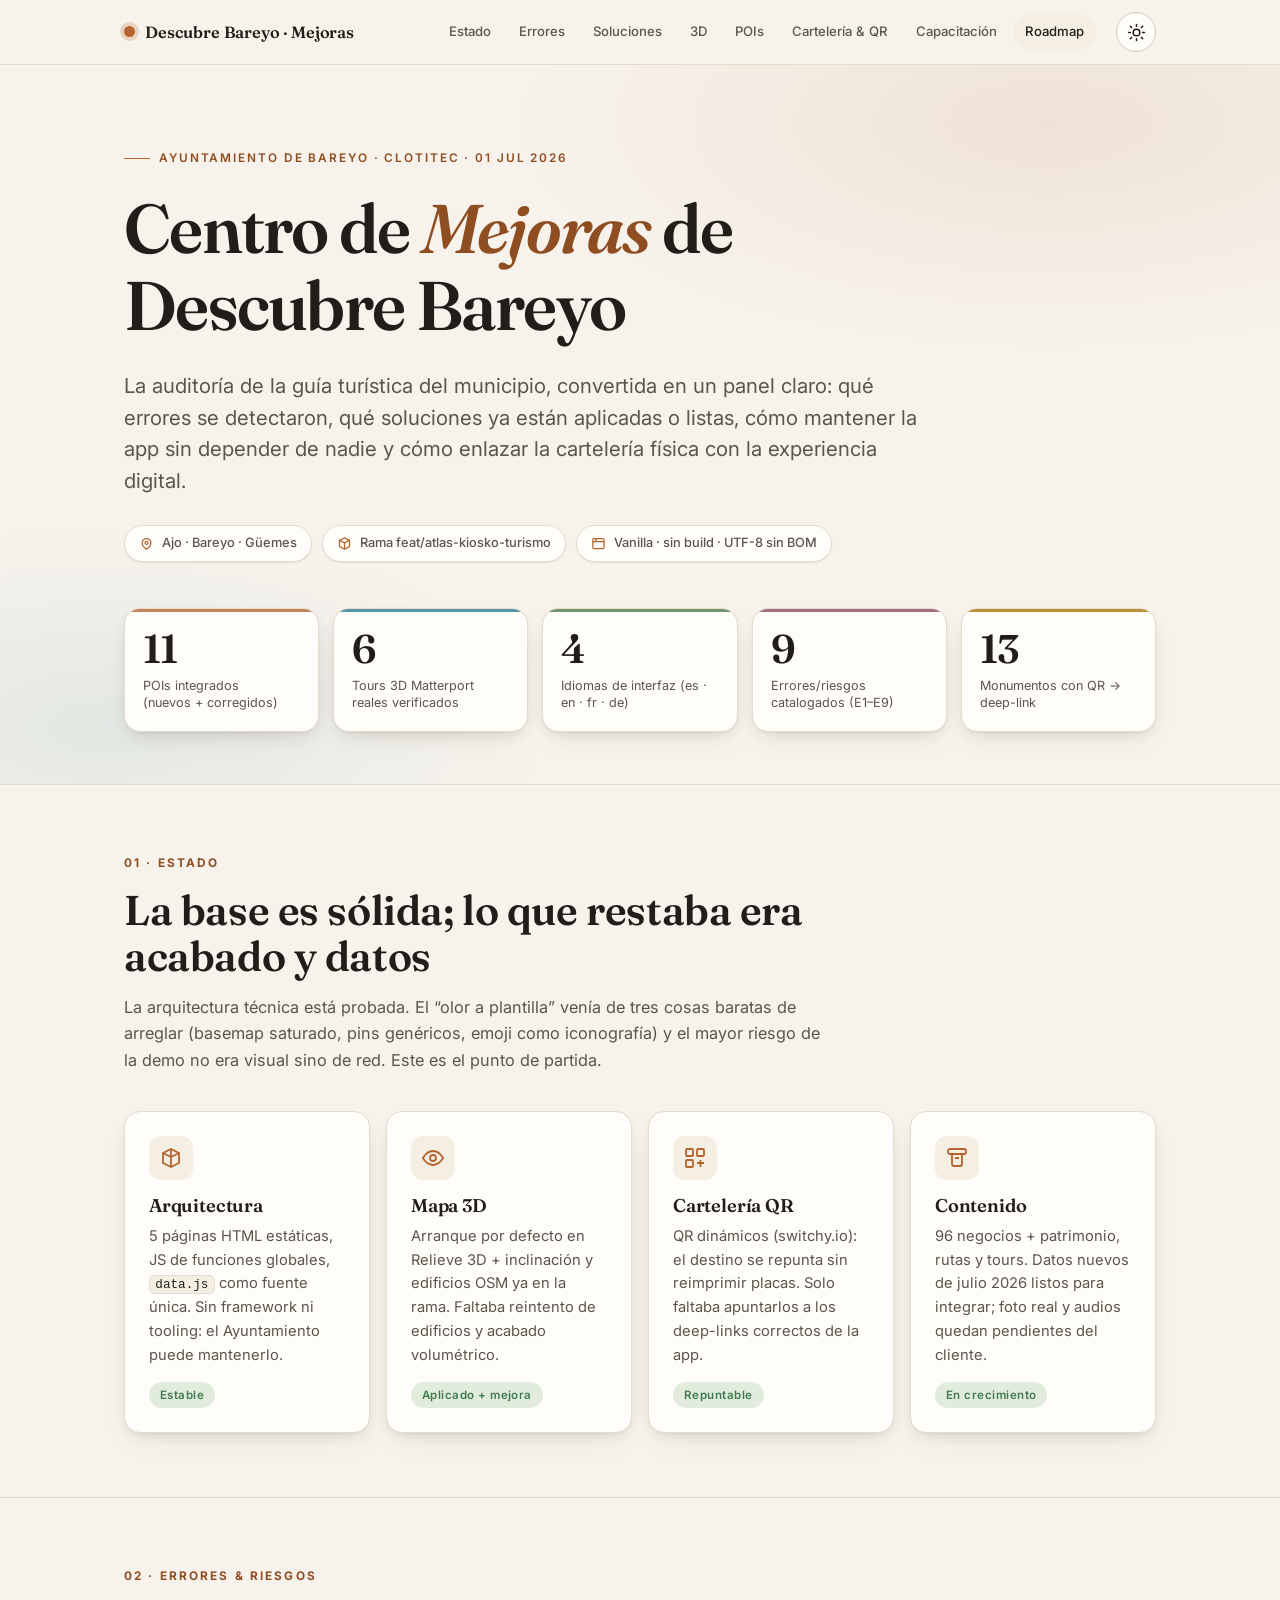
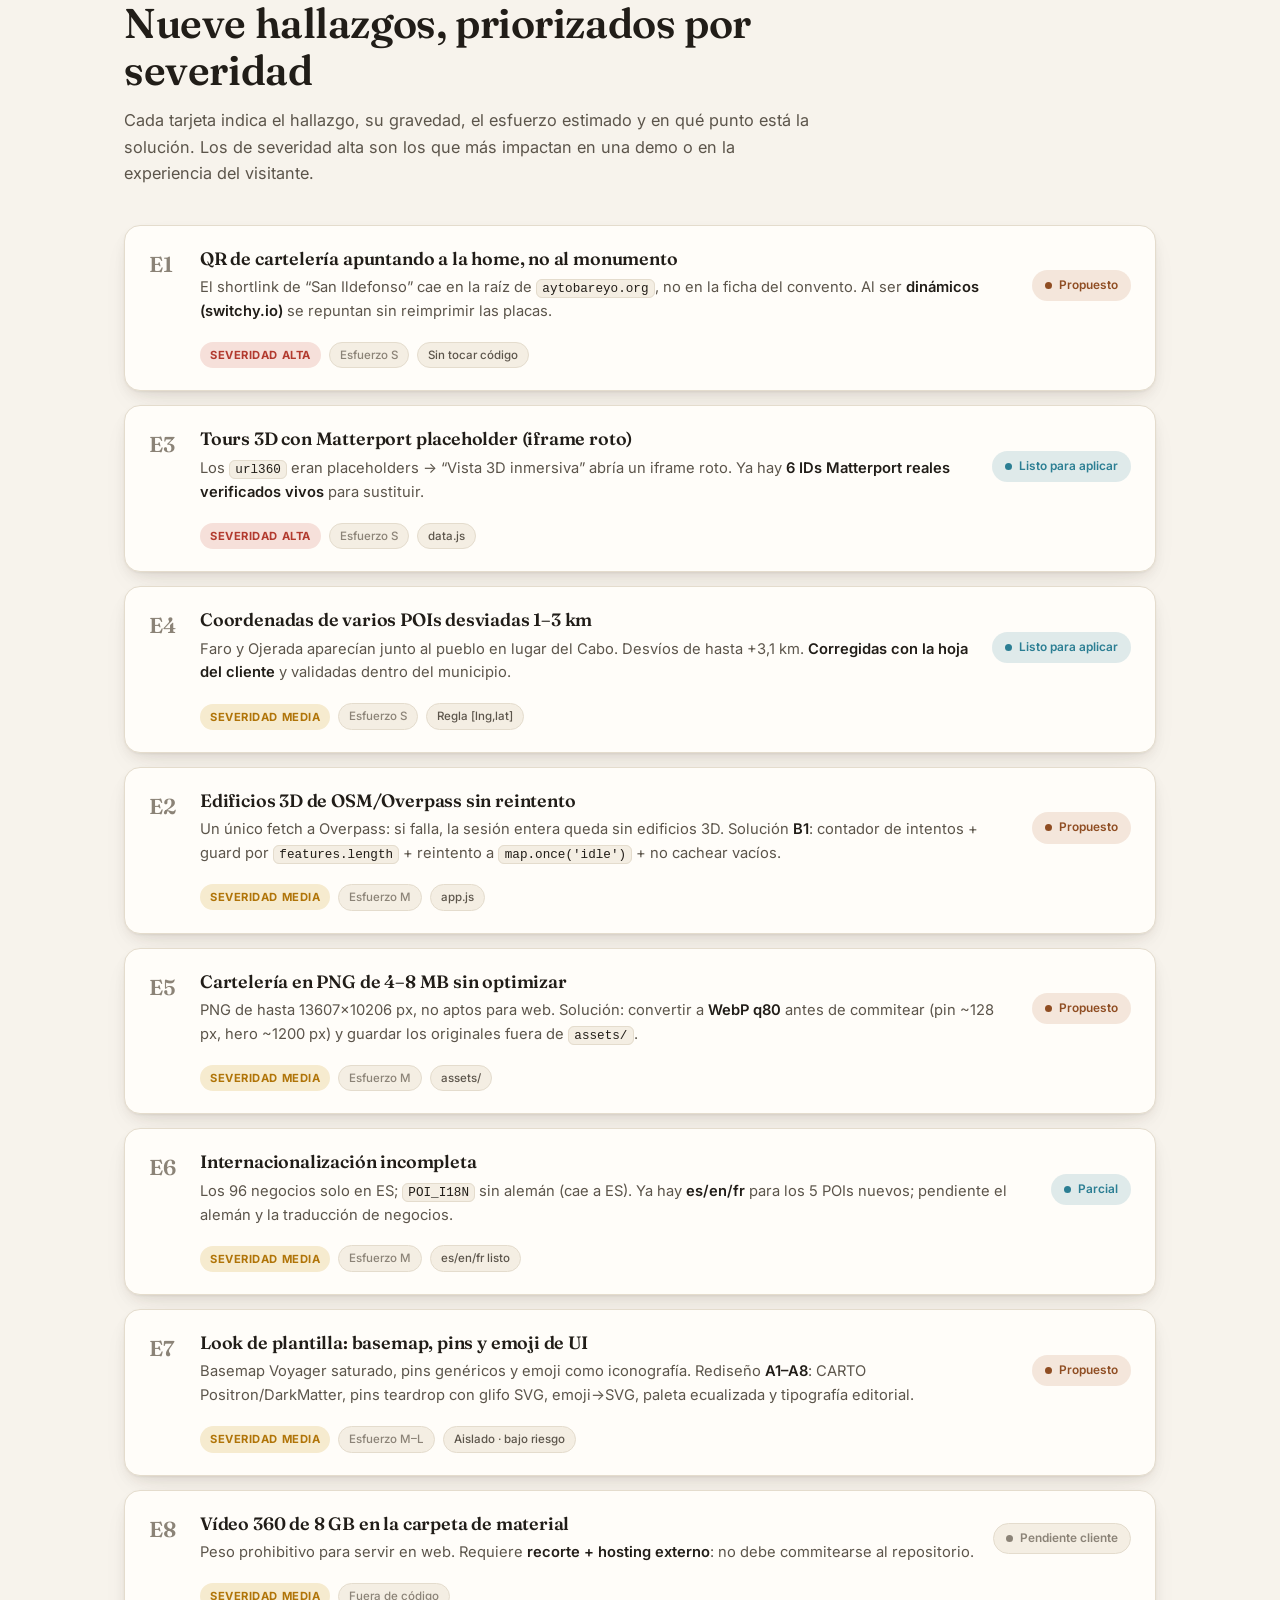
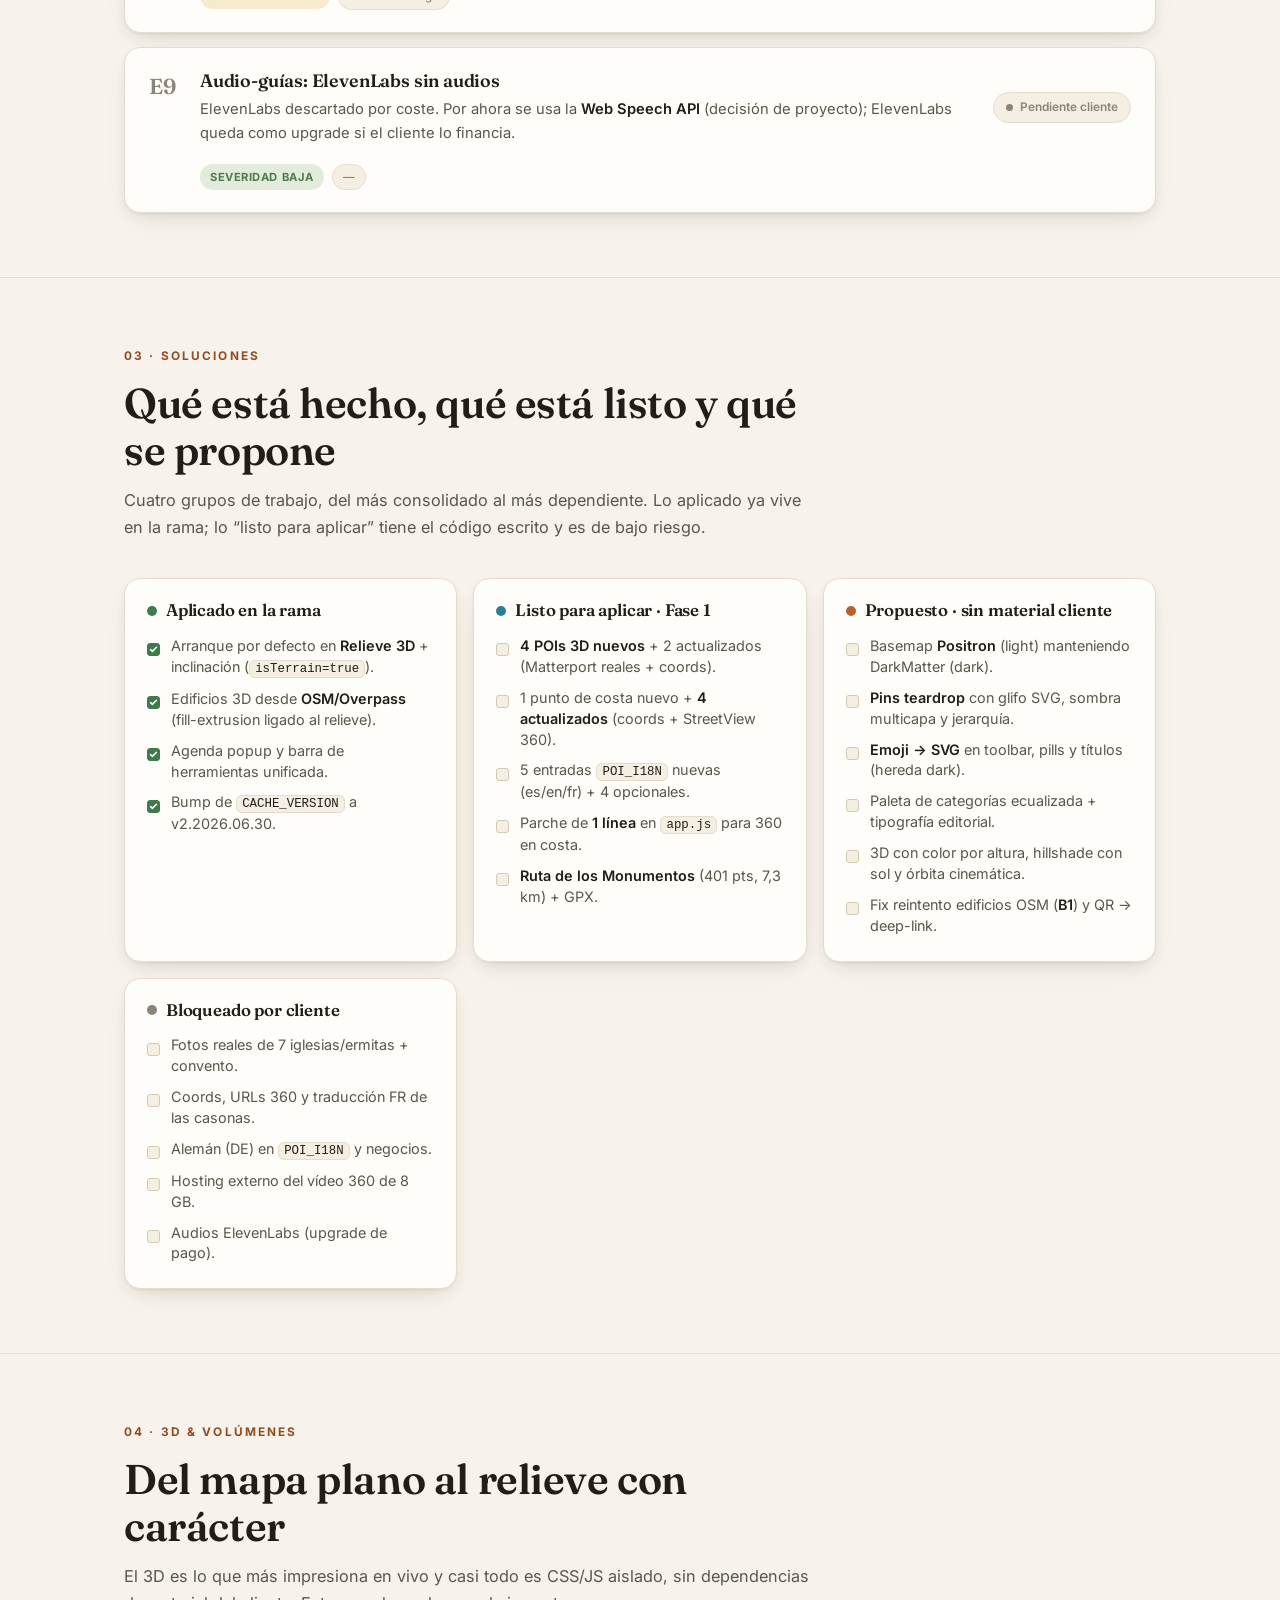
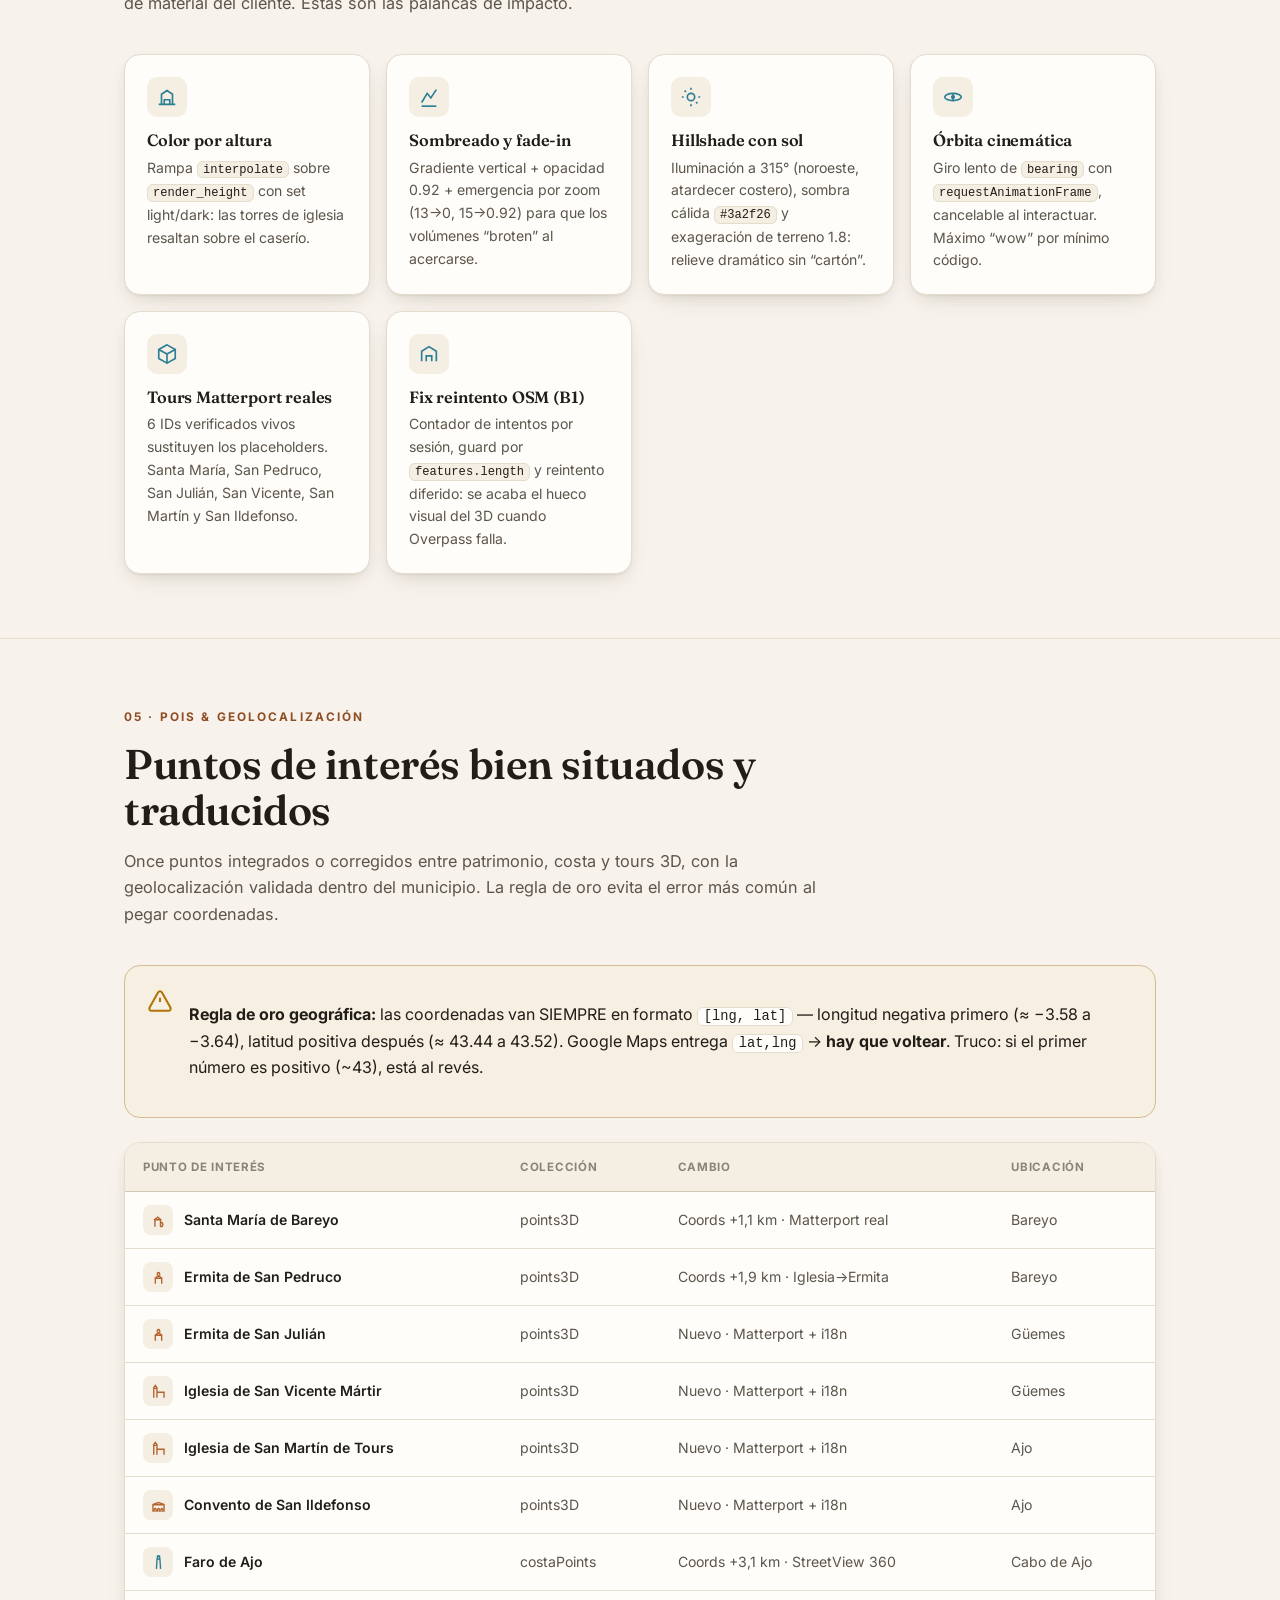
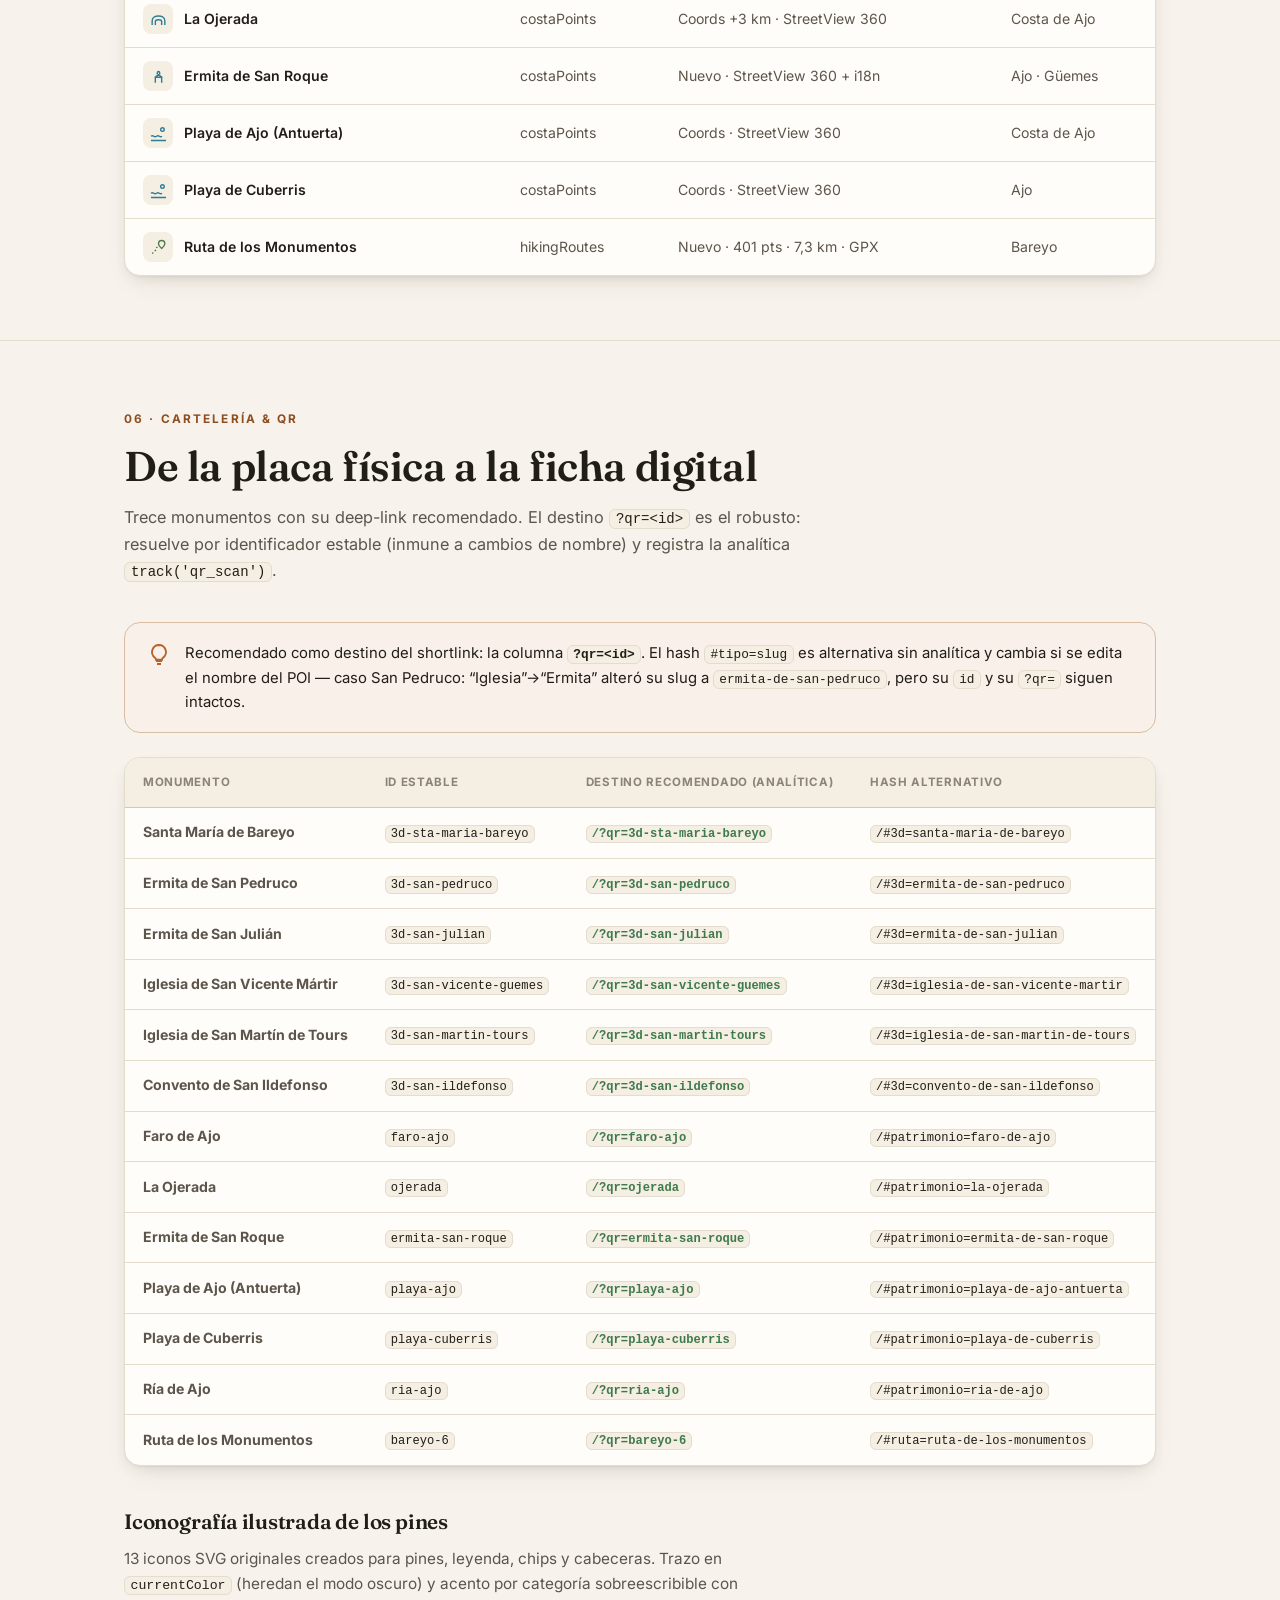
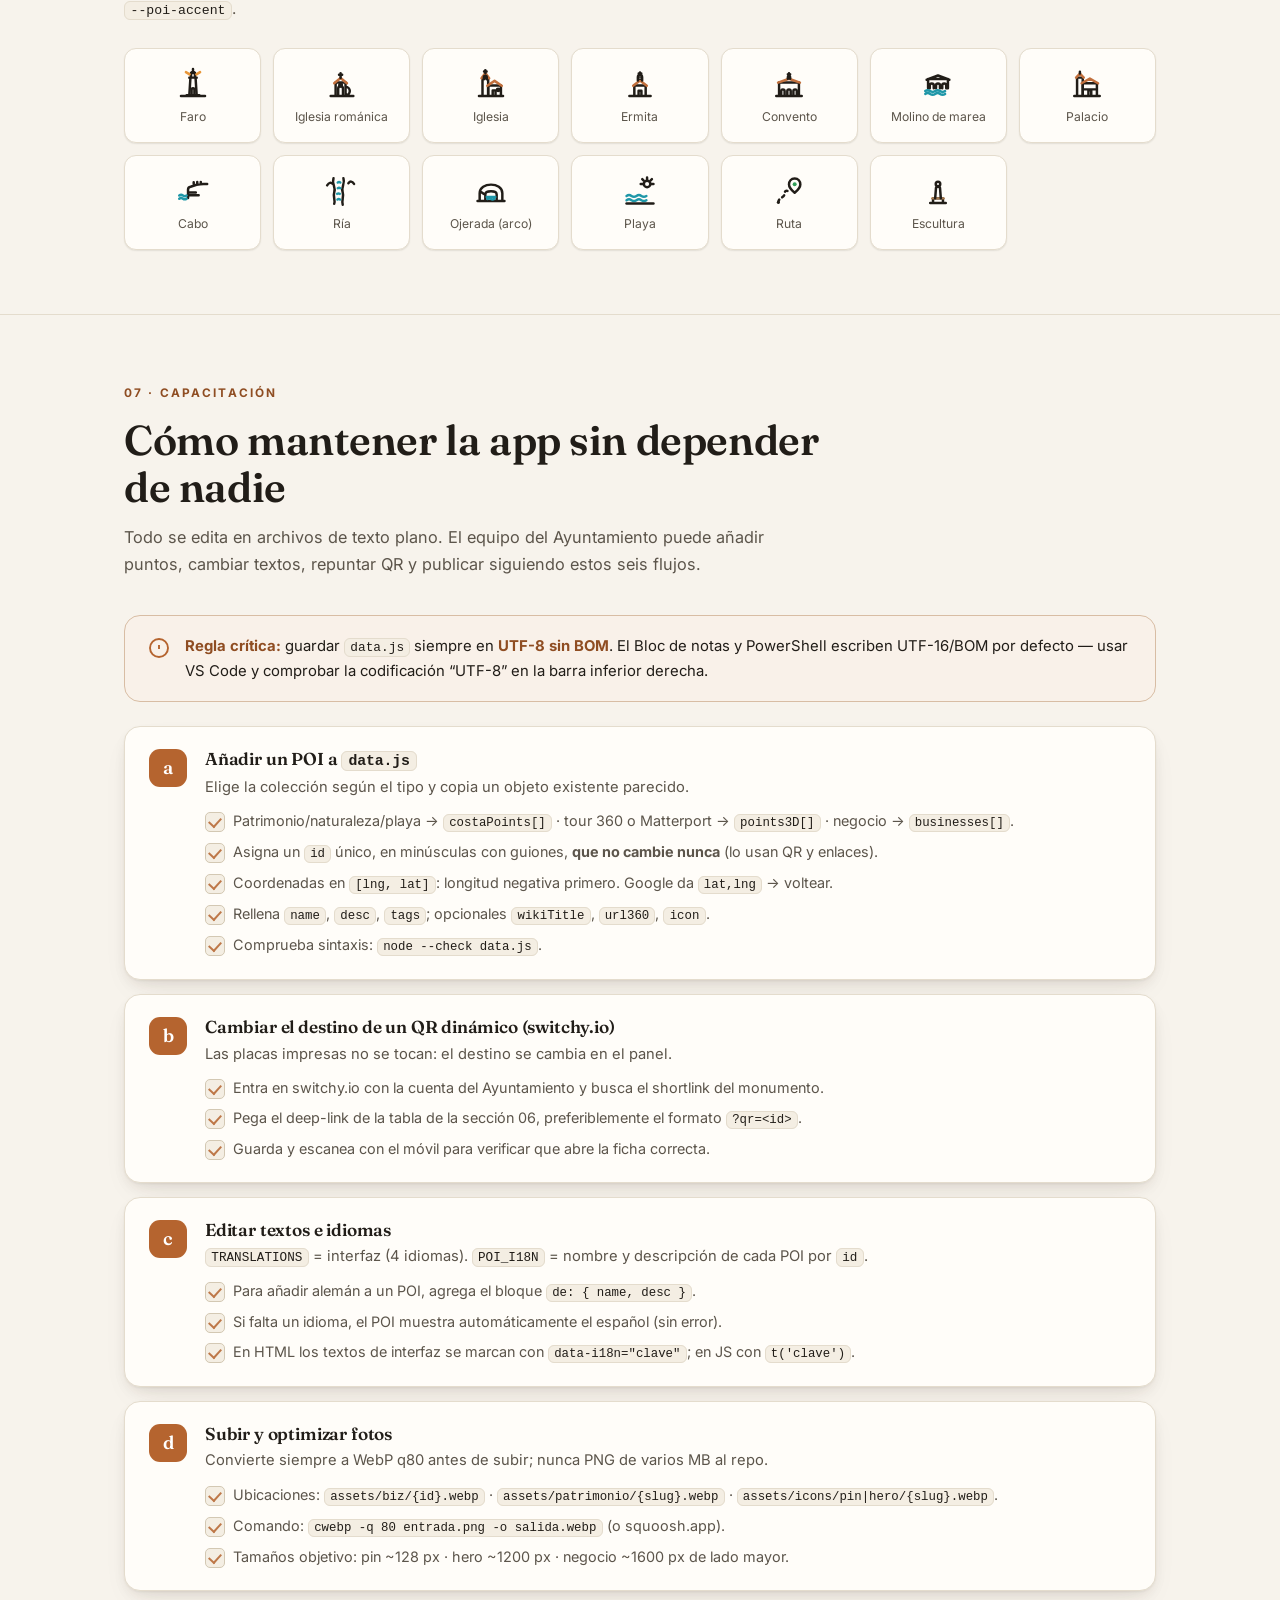
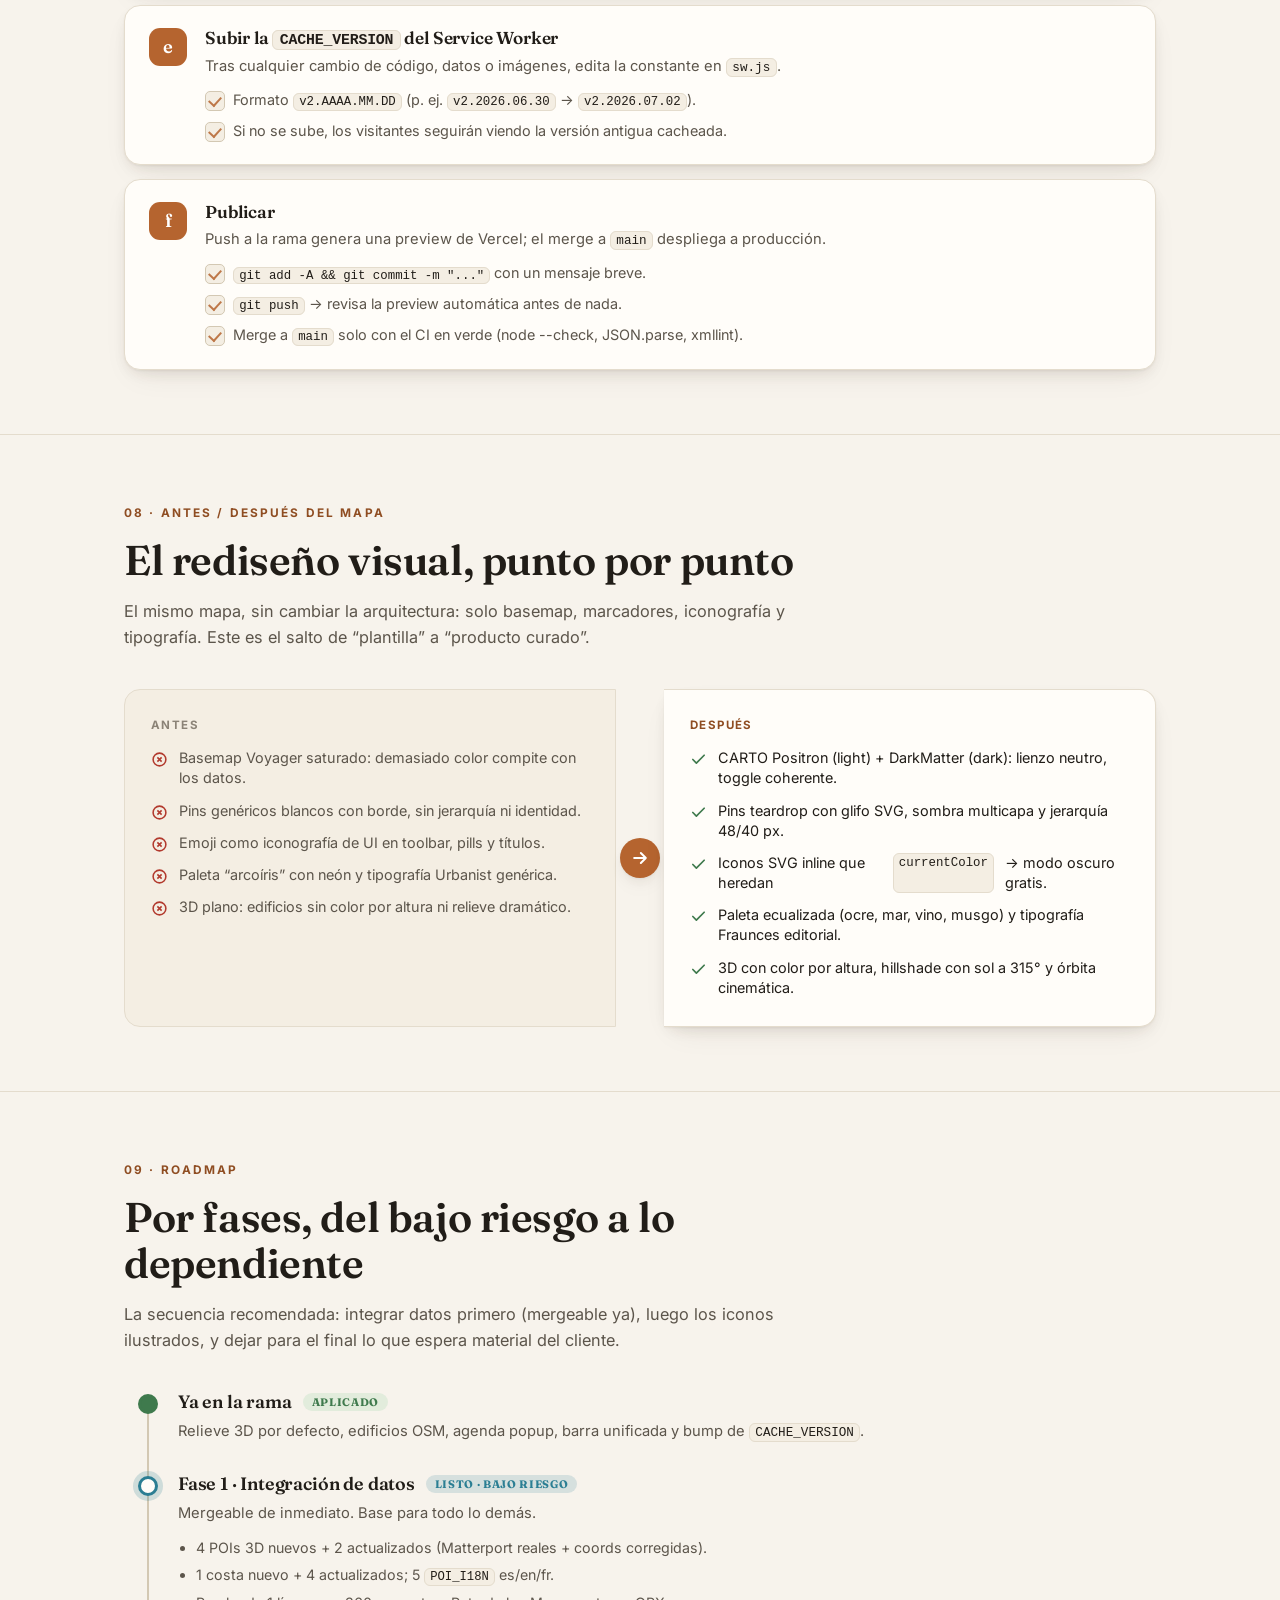
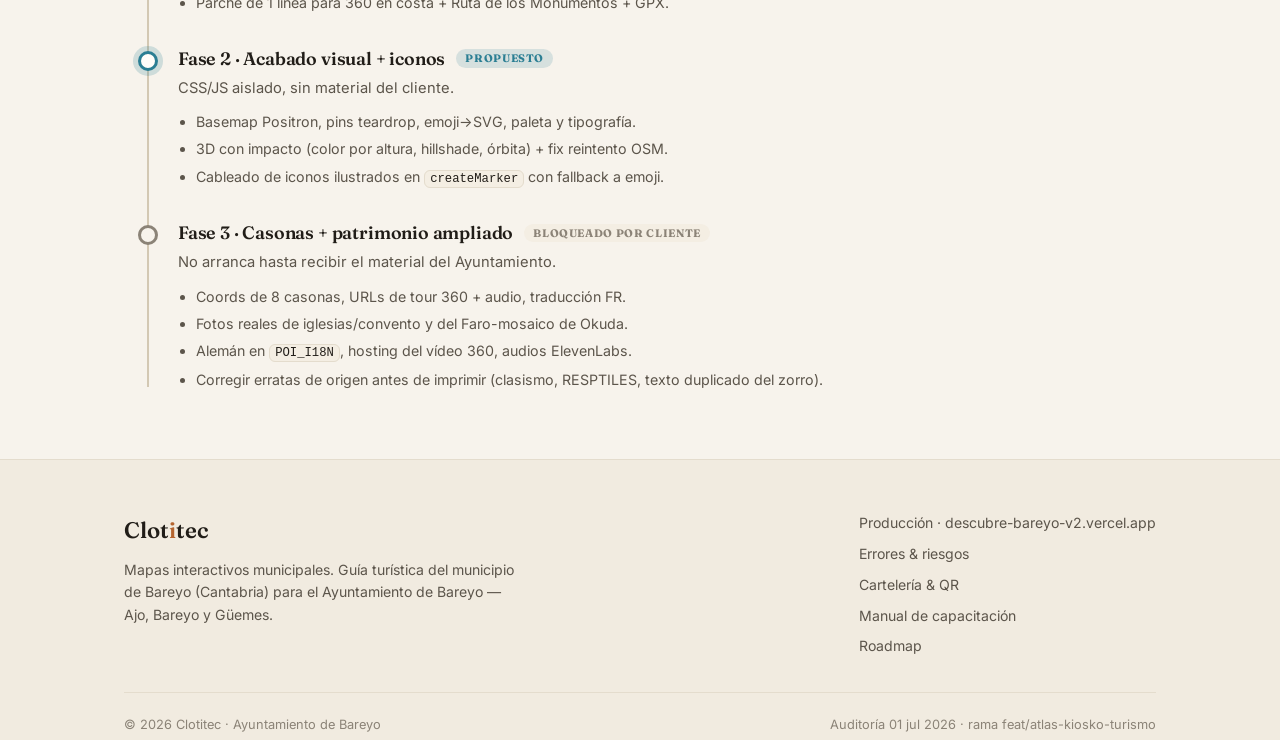
<file: docs/mejoras/index.html>
<!DOCTYPE html>
<html lang="es" data-theme="light">
<head>
<meta charset="utf-8">
<meta name="viewport" content="width=device-width, initial-scale=1">
<title>Centro de Mejoras · Descubre Bareyo</title>
<meta name="description" content="Panel editorial de errores, soluciones, capacitación y cartelería del proyecto Descubre Bareyo v2 — Ayuntamiento de Bareyo · Clotitec.">
<link rel="preconnect" href="https://fonts.googleapis.com">
<link rel="preconnect" href="https://fonts.gstatic.com" crossorigin>
<link href="https://fonts.googleapis.com/css2?family=Fraunces:ital,opsz,wght@0,9..144,400;0,9..144,500;0,9..144,600;0,9..144,700;1,9..144,500&family=Inter:wght@400;500;600;700&display=swap" rel="stylesheet">
<style>
/* ============ TOKENS ============ */
:root{
  --paper:#f7f3ec;        /* warm neutral background */
  --paper-2:#f1ebe0;
  --surface:#fffdf9;      /* card */
  --surface-2:#f4eee3;
  --ink:#211d18;          /* primary text */
  --ink-soft:#5c554b;     /* secondary text */
  --ink-faint:#8b8377;
  --line:#e4dccd;         /* hairline */
  --line-strong:#d3c8b3;
  --brand:#b5642f;        /* terracotta / bareyo ochre */
  --brand-deep:#8f4d22;
  --accent-sea:#2b7e93;   /* cantabrian sea */
  --accent-moss:#4f7a4a;  /* moss */
  --accent-vine:#8e4a63;  /* vine */
  --sev-alta:#b23a2e;
  --sev-alta-bg:#f6e0da;
  --sev-media:#b07408;
  --sev-media-bg:#f6ebcf;
  --sev-baja:#4f7a4a;
  --sev-baja-bg:#e2ecdc;
  --ok:#3f7a4d;
  --ok-bg:#e2ecdc;
  --shadow-sm:0 1px 2px rgba(58,44,28,.06),0 1px 1px rgba(58,44,28,.04);
  --shadow-md:0 1px 2px rgba(58,44,28,.05),0 6px 16px -6px rgba(58,44,28,.14),0 12px 32px -12px rgba(58,44,28,.10);
  --shadow-lg:0 2px 4px rgba(58,44,28,.06),0 14px 40px -12px rgba(58,44,28,.22);
  --r-xs:8px; --r-sm:12px; --r-md:16px; --r-lg:22px; --r-xl:30px;
  --maxw:1080px;
  --ease:cubic-bezier(.2,.7,.2,1);
}
[data-theme="dark"]{
  --paper:#15120e;
  --paper-2:#1c1811;
  --surface:#211c15;
  --surface-2:#282218;
  --ink:#f2ebe0;
  --ink-soft:#c3b9a9;
  --ink-faint:#8f8677;
  --line:#332c22;
  --line-strong:#443b2d;
  --brand:#e29255;
  --brand-deep:#d07d3f;
  --accent-sea:#5cb6c9;
  --accent-moss:#8bc084;
  --accent-vine:#cf90a8;
  --sev-alta:#e8877a;
  --sev-alta-bg:#3a211d;
  --sev-media:#e0b24e;
  --sev-media-bg:#372c14;
  --sev-baja:#8bc084;
  --sev-baja-bg:#20301d;
  --ok:#8bc084;
  --ok-bg:#20301d;
  --shadow-sm:0 1px 2px rgba(0,0,0,.4);
  --shadow-md:0 1px 2px rgba(0,0,0,.3),0 8px 22px -8px rgba(0,0,0,.55);
  --shadow-lg:0 2px 4px rgba(0,0,0,.4),0 18px 48px -12px rgba(0,0,0,.7);
}
*{box-sizing:border-box}
html{scroll-behavior:smooth;scroll-padding-top:84px}
body{
  margin:0;background:var(--paper);color:var(--ink);
  font-family:'Inter',system-ui,-apple-system,Segoe UI,sans-serif;
  font-size:16px;line-height:1.62;-webkit-font-smoothing:antialiased;
  transition:background .4s var(--ease),color .4s var(--ease);
}
h1,h2,h3,h4{font-family:'Fraunces','Georgia',serif;font-weight:600;line-height:1.12;letter-spacing:-.01em;margin:0}
a{color:var(--brand-deep);text-underline-offset:3px;text-decoration-thickness:1px}
[data-theme="dark"] a{color:var(--brand)}
code{font-family:'SFMono-Regular',ui-monospace,Menlo,Consolas,monospace;font-size:.86em;background:var(--surface-2);border:1px solid var(--line);padding:.08em .42em;border-radius:6px;color:var(--ink);white-space:nowrap}
.wrap{max-width:var(--maxw);margin:0 auto;padding:0 24px}

/* ============ NAV ============ */
.nav{
  position:sticky;top:0;z-index:50;backdrop-filter:blur(14px);
  background:color-mix(in srgb,var(--paper) 82%,transparent);
  border-bottom:1px solid var(--line);
}
.nav-inner{max-width:var(--maxw);margin:0 auto;padding:12px 24px;display:flex;align-items:center;gap:20px}
.brand-mark{display:flex;align-items:center;gap:10px;font-family:'Fraunces',serif;font-weight:600;font-size:1.02rem;letter-spacing:-.01em;white-space:nowrap}
.brand-dot{width:11px;height:11px;border-radius:50%;background:var(--brand);box-shadow:0 0 0 4px color-mix(in srgb,var(--brand) 22%,transparent)}
.nav-links{display:flex;gap:4px;margin-left:auto;overflow-x:auto;scrollbar-width:none}
.nav-links::-webkit-scrollbar{display:none}
.nav-links a{
  font-family:'Inter',sans-serif;font-size:.82rem;font-weight:500;color:var(--ink-soft);
  text-decoration:none;padding:7px 12px;border-radius:999px;white-space:nowrap;transition:.2s var(--ease);
}
.nav-links a:hover{color:var(--ink);background:var(--surface-2)}
.theme-btn{
  flex-shrink:0;width:40px;height:40px;border-radius:50%;border:1px solid var(--line-strong);
  background:var(--surface);color:var(--ink);cursor:pointer;display:grid;place-items:center;transition:.25s var(--ease);
}
.theme-btn:hover{transform:rotate(-12deg) scale(1.06);box-shadow:var(--shadow-sm)}
.theme-btn svg{width:19px;height:19px}
.theme-btn .moon{display:none}
[data-theme="dark"] .theme-btn .sun{display:none}
[data-theme="dark"] .theme-btn .moon{display:block}

/* ============ HERO ============ */
.hero{position:relative;padding:76px 0 52px;overflow:hidden}
.hero::before{
  content:"";position:absolute;inset:0;z-index:-1;
  background:
    radial-gradient(ellipse 60% 45% at 82% 8%, color-mix(in srgb,var(--brand) 12%,transparent), transparent 70%),
    radial-gradient(ellipse 50% 40% at 8% 92%, color-mix(in srgb,var(--accent-sea) 10%,transparent), transparent 70%);
}
.eyebrow{display:inline-flex;align-items:center;gap:9px;font-family:'Inter',sans-serif;font-size:.74rem;font-weight:600;letter-spacing:.16em;text-transform:uppercase;color:var(--brand-deep);margin-bottom:22px}
[data-theme="dark"] .eyebrow{color:var(--brand)}
.eyebrow::before{content:"";width:26px;height:1.5px;background:var(--brand)}
.hero h1{font-size:clamp(2.5rem,6vw,4.3rem);letter-spacing:-.025em;max-width:16ch}
.hero h1 em{font-style:italic;color:var(--brand-deep)}
[data-theme="dark"] .hero h1 em{color:var(--brand)}
.hero-lead{font-size:clamp(1.05rem,2vw,1.28rem);color:var(--ink-soft);max-width:62ch;margin:26px 0 0;line-height:1.55}
.hero-meta{display:flex;flex-wrap:wrap;gap:10px;margin-top:28px}
.chip{display:inline-flex;align-items:center;gap:8px;font-size:.8rem;font-weight:500;color:var(--ink-soft);background:var(--surface);border:1px solid var(--line);padding:7px 14px;border-radius:999px;box-shadow:var(--shadow-sm)}
.chip svg{width:15px;height:15px;color:var(--brand)}

/* ============ KPIs ============ */
.kpis{display:grid;grid-template-columns:repeat(5,1fr);gap:14px;margin-top:46px}
.kpi{background:var(--surface);border:1px solid var(--line);border-radius:var(--r-md);padding:20px 18px;box-shadow:var(--shadow-md);position:relative;overflow:hidden}
.kpi::after{content:"";position:absolute;top:0;left:0;width:100%;height:3px;background:var(--brand);opacity:.8}
.kpi:nth-child(2)::after{background:var(--accent-sea)}
.kpi:nth-child(3)::after{background:var(--accent-moss)}
.kpi:nth-child(4)::after{background:var(--accent-vine)}
.kpi:nth-child(5)::after{background:var(--sev-media)}
.kpi-num{font-family:'Fraunces',serif;font-weight:600;font-size:2.5rem;line-height:1;letter-spacing:-.02em}
.kpi-label{font-size:.79rem;color:var(--ink-soft);margin-top:8px;line-height:1.35}

/* ============ SECTIONS ============ */
section{padding:64px 0;border-top:1px solid var(--line)}
.sec-head{margin-bottom:38px;max-width:70ch}
.sec-idx{font-family:'Inter',sans-serif;font-size:.74rem;font-weight:700;letter-spacing:.18em;color:var(--brand-deep);text-transform:uppercase}
[data-theme="dark"] .sec-idx{color:var(--brand)}
.sec-head h2{font-size:clamp(1.8rem,3.6vw,2.6rem);margin:12px 0 0}
.sec-head p{color:var(--ink-soft);margin:14px 0 0;font-size:1.02rem}

/* ============ GENERIC CARD ============ */
.card{background:var(--surface);border:1px solid var(--line);border-radius:var(--r-md);box-shadow:var(--shadow-md);transition:transform .3s var(--ease),box-shadow .3s var(--ease)}
.card:hover{transform:translateY(-3px);box-shadow:var(--shadow-lg)}

/* ============ STATE OVERVIEW ============ */
.state-grid{display:grid;grid-template-columns:repeat(auto-fit,minmax(240px,1fr));gap:16px}
.state-card{padding:24px}
.state-card .ico{width:44px;height:44px;border-radius:12px;display:grid;place-items:center;margin-bottom:16px;background:var(--surface-2)}
.state-card .ico svg{width:24px;height:24px;color:var(--brand)}
.state-card h3{font-size:1.15rem}
.state-card p{color:var(--ink-soft);font-size:.92rem;margin:8px 0 0}
.state-pill{display:inline-block;margin-top:14px;font-size:.72rem;font-weight:600;letter-spacing:.04em;padding:4px 11px;border-radius:999px;background:var(--ok-bg);color:var(--ok)}

/* ============ ERROR CARDS ============ */
.err-list{display:grid;gap:14px}
.err{padding:22px 24px;display:grid;grid-template-columns:auto 1fr auto;gap:6px 18px;align-items:start}
.err-id{font-family:'Fraunces',serif;font-weight:600;font-size:1.35rem;color:var(--ink-faint);grid-row:span 2;min-width:2.2ch}
.err-title{font-family:'Fraunces',serif;font-weight:600;font-size:1.12rem;line-height:1.25}
.err-body{grid-column:2;color:var(--ink-soft);font-size:.92rem}
.err-body b{color:var(--ink);font-weight:600}
.err-meta{grid-column:2;display:flex;flex-wrap:wrap;gap:8px;margin-top:12px;align-items:center}
.badge{font-size:.7rem;font-weight:700;letter-spacing:.05em;text-transform:uppercase;padding:4px 10px;border-radius:999px}
.badge.alta{background:var(--sev-alta-bg);color:var(--sev-alta)}
.badge.media{background:var(--sev-media-bg);color:var(--sev-media)}
.badge.baja{background:var(--sev-baja-bg);color:var(--sev-baja)}
.tag{font-size:.72rem;font-weight:500;color:var(--ink-soft);background:var(--surface-2);border:1px solid var(--line);padding:3px 10px;border-radius:999px}
.tag.eff{color:var(--ink-faint)}
.err-status{grid-column:3;grid-row:1/3;align-self:center;text-align:right;font-size:.74rem;font-weight:600}
.st-dot{display:inline-flex;align-items:center;gap:7px;padding:5px 12px;border-radius:999px;white-space:nowrap;border:1px solid var(--line)}
.st-dot::before{content:"";width:7px;height:7px;border-radius:50%;background:currentColor}
.st-aplicado{color:var(--ok);background:var(--ok-bg);border-color:transparent}
.st-listo{color:var(--accent-sea);background:color-mix(in srgb,var(--accent-sea) 15%,transparent);border-color:transparent}
.st-propuesto{color:var(--brand-deep);background:color-mix(in srgb,var(--brand) 15%,transparent);border-color:transparent}
[data-theme="dark"] .st-propuesto{color:var(--brand)}
.st-cliente{color:var(--ink-faint);background:var(--surface-2)}

/* ============ SOLUTION COLUMNS ============ */
.sol-cols{display:grid;grid-template-columns:repeat(auto-fit,minmax(250px,1fr));gap:16px}
.sol-col{padding:22px 22px 24px}
.sol-col h3{font-size:1.05rem;display:flex;align-items:center;gap:9px}
.sol-col h3 .dot{width:10px;height:10px;border-radius:50%;flex-shrink:0}
.dot.g{background:var(--ok)} .dot.b{background:var(--accent-sea)} .dot.o{background:var(--brand)} .dot.n{background:var(--ink-faint)}
.sol-col ul{list-style:none;margin:16px 0 0;padding:0;display:grid;gap:10px}
.sol-col li{position:relative;padding-left:24px;font-size:.9rem;color:var(--ink-soft);line-height:1.45}
.sol-col li::before{content:"";position:absolute;left:0;top:.5em;width:11px;height:11px;border-radius:3px;background:var(--surface-2);border:1.5px solid var(--line-strong)}
.sol-col.done li::before{background:var(--ok);border-color:var(--ok);
  background-image:url("data:image/svg+xml,%3Csvg xmlns='http://www.w3.org/2000/svg' viewBox='0 0 24 24' fill='none' stroke='white' stroke-width='4' stroke-linecap='round' stroke-linejoin='round'%3E%3Cpath d='M20 6 9 17l-5-5'/%3E%3C/svg%3E");background-size:9px;background-repeat:no-repeat;background-position:center}
.sol-col li b{color:var(--ink);font-weight:600}

/* ============ FEATURE / 3D GRID ============ */
.feat-grid{display:grid;grid-template-columns:repeat(auto-fit,minmax(220px,1fr));gap:16px}
.feat{padding:22px}
.feat .icn{width:40px;height:40px;border-radius:10px;background:var(--surface-2);display:grid;place-items:center;margin-bottom:14px}
.feat .icn svg{width:22px;height:22px;color:var(--accent-sea)}
.feat h4{font-size:1.02rem}
.feat p{color:var(--ink-soft);font-size:.88rem;margin:7px 0 0}

/* ============ BEFORE / AFTER ============ */
.ba{display:grid;grid-template-columns:1fr auto 1fr;gap:0;align-items:stretch;margin-top:8px}
.ba-col{padding:26px 26px 28px}
.ba-col.before{background:var(--surface-2);border:1px solid var(--line);border-radius:var(--r-md) 0 0 var(--r-md)}
.ba-col.after{background:var(--surface);border:1px solid var(--line);border-left:none;border-radius:0 var(--r-md) var(--r-md) 0;box-shadow:var(--shadow-md)}
.ba-arrow{display:grid;place-items:center;padding:0 4px;background:var(--paper)}
.ba-arrow div{width:40px;height:40px;border-radius:50%;background:var(--brand);display:grid;place-items:center;box-shadow:var(--shadow-md)}
.ba-arrow svg{width:20px;height:20px;color:#fff}
.ba-col .lbl{font-size:.72rem;font-weight:700;letter-spacing:.12em;text-transform:uppercase;margin-bottom:14px}
.ba-col.before .lbl{color:var(--ink-faint)}
.ba-col.after .lbl{color:var(--brand-deep)}
[data-theme="dark"] .ba-col.after .lbl{color:var(--brand)}
.ba-col ul{list-style:none;margin:0;padding:0;display:grid;gap:12px}
.ba-col li{display:flex;gap:11px;font-size:.9rem;line-height:1.4}
.ba-col li svg{width:17px;height:17px;flex-shrink:0;margin-top:3px}
.ba-col.before li{color:var(--ink-soft)}
.ba-col.before li svg{color:var(--sev-alta)}
.ba-col.after li{color:var(--ink)}
.ba-col.after li svg{color:var(--ok)}

/* ============ POI TABLE / GEO ============ */
.geo-note{display:flex;gap:16px;align-items:flex-start;padding:20px 22px;background:color-mix(in srgb,var(--sev-media) 10%,var(--surface));border:1px solid color-mix(in srgb,var(--sev-media) 30%,var(--line));border-radius:var(--r-md);margin-bottom:24px}
.geo-note svg{width:26px;height:26px;color:var(--sev-media);flex-shrink:0;margin-top:2px}
.geo-note b{color:var(--ink)}
.geo-note code{background:var(--surface)}

/* ============ TABLE ============ */
.table-wrap{overflow-x:auto;border:1px solid var(--line);border-radius:var(--r-md);box-shadow:var(--shadow-md);background:var(--surface)}
table{width:100%;border-collapse:collapse;font-size:.88rem;min-width:640px}
thead th{text-align:left;font-family:'Inter',sans-serif;font-size:.72rem;font-weight:700;letter-spacing:.06em;text-transform:uppercase;color:var(--ink-faint);padding:15px 18px;border-bottom:1.5px solid var(--line-strong);background:var(--surface-2);white-space:nowrap}
tbody td{padding:13px 18px;border-bottom:1px solid var(--line);vertical-align:middle;color:var(--ink-soft)}
tbody tr:last-child td{border-bottom:none}
tbody tr{transition:background .18s}
tbody tr:hover{background:var(--surface-2)}
td .mon{display:flex;align-items:center;gap:11px}
td .mon .mi{width:30px;height:30px;flex-shrink:0;display:grid;place-items:center;border-radius:8px;background:var(--surface-2)}
td .mon .mi svg{width:19px;height:19px}
td .mon strong{color:var(--ink);font-weight:600;font-family:'Inter',sans-serif}
td code{background:var(--surface-2)}
.rec{color:var(--ok);font-weight:600}
.icon-sea{color:var(--accent-sea)} .icon-brand{color:var(--brand)} .icon-moss{color:var(--accent-moss)}

/* ============ ICON LEGEND ============ */
.icon-legend{display:grid;grid-template-columns:repeat(auto-fill,minmax(128px,1fr));gap:12px;margin-top:26px}
.il{display:flex;flex-direction:column;align-items:center;gap:8px;padding:18px 10px;background:var(--surface);border:1px solid var(--line);border-radius:var(--r-sm);box-shadow:var(--shadow-sm);transition:.25s var(--ease)}
.il:hover{transform:translateY(-3px);box-shadow:var(--shadow-md)}
.il svg{width:34px;height:34px}
.il span{font-size:.76rem;color:var(--ink-soft);text-align:center;line-height:1.25}

/* ============ TRAINING / STEPS ============ */
.steps{display:grid;gap:14px}
.step{padding:22px 24px;display:grid;grid-template-columns:auto 1fr;gap:18px;align-items:start}
.step-n{width:38px;height:38px;border-radius:11px;background:var(--brand);color:#fff;display:grid;place-items:center;font-family:'Fraunces',serif;font-weight:600;font-size:1.15rem;flex-shrink:0}
.step h4{font-size:1.08rem;margin-bottom:6px}
.step p{color:var(--ink-soft);font-size:.92rem;margin:0}
.check{list-style:none;margin:12px 0 0;padding:0;display:grid;gap:9px}
.check li{position:relative;padding-left:28px;font-size:.9rem;color:var(--ink-soft);line-height:1.45}
.check li::before{content:"";position:absolute;left:0;top:1px;width:18px;height:18px;border-radius:5px;border:1.6px solid var(--line-strong);background:var(--surface-2)}
.check li::after{content:"";position:absolute;left:5.5px;top:4px;width:6px;height:10px;border:solid var(--brand);border-width:0 2px 2px 0;transform:rotate(42deg);opacity:.85}
.golden{display:flex;gap:14px;align-items:flex-start;padding:18px 22px;border-radius:var(--r-md);background:color-mix(in srgb,var(--brand) 8%,var(--surface));border:1px solid color-mix(in srgb,var(--brand) 26%,var(--line));margin-bottom:24px}
.golden svg{width:24px;height:24px;color:var(--brand);flex-shrink:0;margin-top:2px}
.golden p{margin:0;font-size:.93rem;color:var(--ink)}
.golden b{color:var(--brand-deep)}
[data-theme="dark"] .golden b{color:var(--brand)}

/* ============ ROADMAP ============ */
.road{display:grid;gap:0;position:relative;margin-left:8px}
.road::before{content:"";position:absolute;left:15px;top:8px;bottom:8px;width:2px;background:var(--line-strong)}
.phase{position:relative;padding:0 0 30px 46px}
.phase:last-child{padding-bottom:0}
.phase .node{position:absolute;left:6px;top:2px;width:20px;height:20px;border-radius:50%;background:var(--surface);border:3px solid var(--brand);z-index:1}
.phase.done .node{background:var(--ok);border-color:var(--ok)}
.phase.now .node{border-color:var(--accent-sea);box-shadow:0 0 0 5px color-mix(in srgb,var(--accent-sea) 20%,transparent)}
.phase.blocked .node{border-color:var(--ink-faint);background:var(--paper)}
.phase h4{font-size:1.12rem;display:flex;align-items:center;gap:11px;flex-wrap:wrap}
.phase .ph-tag{font-size:.68rem;font-weight:700;letter-spacing:.06em;text-transform:uppercase;padding:3px 9px;border-radius:999px}
.phase.done .ph-tag{background:var(--ok-bg);color:var(--ok)}
.phase.now .ph-tag{background:color-mix(in srgb,var(--accent-sea) 16%,transparent);color:var(--accent-sea)}
.phase.blocked .ph-tag{background:var(--surface-2);color:var(--ink-faint)}
.phase p{color:var(--ink-soft);font-size:.92rem;margin:8px 0 0}
.phase ul{margin:10px 0 0;padding-left:18px;color:var(--ink-soft);font-size:.89rem}
.phase li{margin:4px 0}

/* ============ FOOTER ============ */
footer{border-top:1px solid var(--line);padding:52px 0 40px;background:var(--paper-2)}
.foot-grid{display:flex;flex-wrap:wrap;gap:28px;justify-content:space-between;align-items:flex-start}
.foot-brand{font-family:'Fraunces',serif;font-size:1.4rem;font-weight:600}
.foot-brand span{color:var(--brand)}
.foot-meta{color:var(--ink-soft);font-size:.88rem;max-width:44ch;margin-top:10px}
.foot-links{display:grid;gap:8px;font-size:.88rem}
.foot-links a{color:var(--ink-soft);text-decoration:none}
.foot-links a:hover{color:var(--ink)}
.foot-bar{margin-top:34px;padding-top:22px;border-top:1px solid var(--line);display:flex;flex-wrap:wrap;gap:12px;justify-content:space-between;font-size:.8rem;color:var(--ink-faint)}

/* ============ RESPONSIVE ============ */
@media(max-width:920px){
  .kpis{grid-template-columns:repeat(2,1fr)}
  .kpi:last-child{grid-column:span 2}
}
@media(max-width:680px){
  .ba{grid-template-columns:1fr}
  .ba-col.before{border-radius:var(--r-md) var(--r-md) 0 0}
  .ba-col.after{border-radius:0 0 var(--r-md) var(--r-md);border-left:1px solid var(--line);border-top:none}
  .ba-arrow{padding:8px 0}.ba-arrow div{transform:rotate(90deg)}
  .err{grid-template-columns:auto 1fr}
  .err-status{grid-column:1/3;grid-row:auto;text-align:left;margin-top:6px}
  .err-body,.err-meta{grid-column:1/3}
  .hero{padding:52px 0 40px}
}
@media(max-width:480px){
  .kpis{grid-template-columns:1fr}
  .kpi:last-child{grid-column:auto}
}
.sr-only{position:absolute;width:1px;height:1px;padding:0;margin:-1px;overflow:hidden;clip:rect(0,0,0,0);border:0}
:focus-visible{outline:2.5px solid var(--brand);outline-offset:3px;border-radius:4px}
</style>
</head>
<body>

<!-- ===== NAV ===== -->
<a href="#estado" class="sr-only">Saltar al contenido</a>
<nav class="nav" aria-label="Navegación principal">
  <div class="nav-inner">
    <span class="brand-mark"><span class="brand-dot" aria-hidden="true"></span>Descubre Bareyo · Mejoras</span>
    <div class="nav-links">
      <a href="#estado">Estado</a>
      <a href="#errores">Errores</a>
      <a href="#soluciones">Soluciones</a>
      <a href="#volumenes">3D</a>
      <a href="#pois">POIs</a>
      <a href="#carteleria">Cartelería &amp; QR</a>
      <a href="#capacitacion">Capacitación</a>
      <a href="#roadmap">Roadmap</a>
    </div>
    <button class="theme-btn" id="themeBtn" aria-label="Cambiar tema claro/oscuro" title="Cambiar tema">
      <svg class="sun" viewBox="0 0 24 24" fill="none" stroke="currentColor" stroke-width="1.9" stroke-linecap="round"><circle cx="12" cy="12" r="4.2"/><path d="M12 2v2.2M12 19.8V22M4.2 4.2l1.6 1.6M18.2 18.2l1.6 1.6M2 12h2.2M19.8 12H22M4.2 19.8l1.6-1.6M18.2 5.8l1.6-1.6"/></svg>
      <svg class="moon" viewBox="0 0 24 24" fill="none" stroke="currentColor" stroke-width="1.9" stroke-linecap="round" stroke-linejoin="round"><path d="M21 12.8A9 9 0 1 1 11.2 3a7 7 0 0 0 9.8 9.8Z"/></svg>
    </button>
  </div>
</nav>

<!-- ===== HERO ===== -->
<header class="hero">
  <div class="wrap">
    <span class="eyebrow">Ayuntamiento de Bareyo · Clotitec · 01 jul 2026</span>
    <h1>Centro de <em>Mejoras</em> de Descubre Bareyo</h1>
    <p class="hero-lead">La auditoría de la guía turística del municipio, convertida en un panel claro: qué errores se detectaron, qué soluciones ya están aplicadas o listas, cómo mantener la app sin depender de nadie y cómo enlazar la cartelería física con la experiencia digital.</p>
    <div class="hero-meta">
      <span class="chip"><svg viewBox="0 0 24 24" fill="none" stroke="currentColor" stroke-width="2"><path d="M12 21s-7-4.4-7-10a7 7 0 0 1 14 0c0 5.6-7 10-7 10Z"/><circle cx="12" cy="11" r="2.4"/></svg>Ajo · Bareyo · Güemes</span>
      <span class="chip"><svg viewBox="0 0 24 24" fill="none" stroke="currentColor" stroke-width="2"><path d="M4 17V7l8-4 8 4v10l-8 4Z"/><path d="M4 7l8 4 8-4M12 11v10"/></svg>Rama feat/atlas-kiosko-turismo</span>
      <span class="chip"><svg viewBox="0 0 24 24" fill="none" stroke="currentColor" stroke-width="2"><rect x="3" y="4" width="18" height="16" rx="2"/><path d="M3 9h18M8 4v5"/></svg>Vanilla · sin build · UTF-8 sin BOM</span>
    </div>

    <div class="kpis">
      <div class="kpi"><div class="kpi-num">11</div><div class="kpi-label">POIs integrados<br>(nuevos + corregidos)</div></div>
      <div class="kpi"><div class="kpi-num">6</div><div class="kpi-label">Tours 3D Matterport reales verificados</div></div>
      <div class="kpi"><div class="kpi-num">4</div><div class="kpi-label">Idiomas de interfaz (es · en · fr · de)</div></div>
      <div class="kpi"><div class="kpi-num">9</div><div class="kpi-label">Errores/riesgos catalogados (E1–E9)</div></div>
      <div class="kpi"><div class="kpi-num">13</div><div class="kpi-label">Monumentos con QR → deep-link</div></div>
    </div>
  </div>
</header>

<main>

<!-- ===== ESTADO ===== -->
<section id="estado">
  <div class="wrap">
    <div class="sec-head">
      <span class="sec-idx">01 · Estado</span>
      <h2>La base es sólida; lo que restaba era acabado y datos</h2>
      <p>La arquitectura técnica está probada. El “olor a plantilla” venía de tres cosas baratas de arreglar (basemap saturado, pins genéricos, emoji como iconografía) y el mayor riesgo de la demo no era visual sino de red. Este es el punto de partida.</p>
    </div>
    <div class="state-grid">
      <div class="card state-card">
        <div class="ico"><svg viewBox="0 0 24 24" fill="none" stroke="currentColor" stroke-width="1.8"><path d="M4 17V7l8-4 8 4v10l-8 4Z"/><path d="M12 3v18M4 7l8 4 8-4"/></svg></div>
        <h3>Arquitectura</h3>
        <p>5 páginas HTML estáticas, JS de funciones globales, <code>data.js</code> como fuente única. Sin framework ni tooling: el Ayuntamiento puede mantenerlo.</p>
        <span class="state-pill">Estable</span>
      </div>
      <div class="card state-card">
        <div class="ico"><svg viewBox="0 0 24 24" fill="none" stroke="currentColor" stroke-width="1.8"><path d="M2 12s3.5-7 10-7 10 7 10 7-3.5 7-10 7-10-7-10-7Z"/><circle cx="12" cy="12" r="3"/></svg></div>
        <h3>Mapa 3D</h3>
        <p>Arranque por defecto en Relieve 3D + inclinación y edificios OSM ya en la rama. Faltaba reintento de edificios y acabado volumétrico.</p>
        <span class="state-pill">Aplicado + mejora</span>
      </div>
      <div class="card state-card">
        <div class="ico"><svg viewBox="0 0 24 24" fill="none" stroke="currentColor" stroke-width="1.8"><rect x="3" y="3" width="7" height="7" rx="1"/><rect x="14" y="3" width="7" height="7" rx="1"/><rect x="3" y="14" width="7" height="7" rx="1"/><path d="M14 17h7M17.5 14v7"/></svg></div>
        <h3>Cartelería QR</h3>
        <p>QR dinámicos (switchy.io): el destino se repunta sin reimprimir placas. Solo faltaba apuntarlos a los deep-links correctos de la app.</p>
        <span class="state-pill">Repuntable</span>
      </div>
      <div class="card state-card">
        <div class="ico"><svg viewBox="0 0 24 24" fill="none" stroke="currentColor" stroke-width="1.8"><path d="M5 8h14M5 8a2 2 0 0 1-2-2V5a2 2 0 0 1 2-2h14a2 2 0 0 1 2 2v1a2 2 0 0 1-2 2M7 8v10a2 2 0 0 0 2 2h6a2 2 0 0 0 2-2V8M10 12h4"/></svg></div>
        <h3>Contenido</h3>
        <p>96 negocios + patrimonio, rutas y tours. Datos nuevos de julio 2026 listos para integrar; foto real y audios quedan pendientes del cliente.</p>
        <span class="state-pill">En crecimiento</span>
      </div>
    </div>
  </div>
</section>

<!-- ===== ERRORES ===== -->
<section id="errores">
  <div class="wrap">
    <div class="sec-head">
      <span class="sec-idx">02 · Errores &amp; riesgos</span>
      <h2>Nueve hallazgos, priorizados por severidad</h2>
      <p>Cada tarjeta indica el hallazgo, su gravedad, el esfuerzo estimado y en qué punto está la solución. Los de severidad alta son los que más impactan en una demo o en la experiencia del visitante.</p>
    </div>
    <div class="err-list">

      <article class="card err">
        <div class="err-id">E1</div>
        <h3 class="err-title">QR de cartelería apuntando a la home, no al monumento</h3>
        <div class="err-body">El shortlink de “San Ildefonso” cae en la raíz de <code>aytobareyo.org</code>, no en la ficha del convento. Al ser <b>dinámicos (switchy.io)</b> se repuntan sin reimprimir las placas.</div>
        <div class="err-meta"><span class="badge alta">Severidad alta</span><span class="tag eff">Esfuerzo S</span><span class="tag">Sin tocar código</span></div>
        <div class="err-status"><span class="st-dot st-propuesto">Propuesto</span></div>
      </article>

      <article class="card err">
        <div class="err-id">E3</div>
        <h3 class="err-title">Tours 3D con Matterport placeholder (iframe roto)</h3>
        <div class="err-body">Los <code>url360</code> eran placeholders → “Vista 3D inmersiva” abría un iframe roto. Ya hay <b>6 IDs Matterport reales verificados vivos</b> para sustituir.</div>
        <div class="err-meta"><span class="badge alta">Severidad alta</span><span class="tag eff">Esfuerzo S</span><span class="tag">data.js</span></div>
        <div class="err-status"><span class="st-dot st-listo">Listo para aplicar</span></div>
      </article>

      <article class="card err">
        <div class="err-id">E4</div>
        <h3 class="err-title">Coordenadas de varios POIs desviadas 1–3 km</h3>
        <div class="err-body">Faro y Ojerada aparecían junto al pueblo en lugar del Cabo. Desvíos de hasta +3,1 km. <b>Corregidas con la hoja del cliente</b> y validadas dentro del municipio.</div>
        <div class="err-meta"><span class="badge media">Severidad media</span><span class="tag eff">Esfuerzo S</span><span class="tag">Regla [lng,lat]</span></div>
        <div class="err-status"><span class="st-dot st-listo">Listo para aplicar</span></div>
      </article>

      <article class="card err">
        <div class="err-id">E2</div>
        <h3 class="err-title">Edificios 3D de OSM/Overpass sin reintento</h3>
        <div class="err-body">Un único fetch a Overpass: si falla, la sesión entera queda sin edificios 3D. Solución <b>B1</b>: contador de intentos + guard por <code>features.length</code> + reintento a <code>map.once('idle')</code> + no cachear vacíos.</div>
        <div class="err-meta"><span class="badge media">Severidad media</span><span class="tag eff">Esfuerzo M</span><span class="tag">app.js</span></div>
        <div class="err-status"><span class="st-dot st-propuesto">Propuesto</span></div>
      </article>

      <article class="card err">
        <div class="err-id">E5</div>
        <h3 class="err-title">Cartelería en PNG de 4–8 MB sin optimizar</h3>
        <div class="err-body">PNG de hasta 13607×10206 px, no aptos para web. Solución: convertir a <b>WebP q80</b> antes de commitear (pin ~128 px, hero ~1200 px) y guardar los originales fuera de <code>assets/</code>.</div>
        <div class="err-meta"><span class="badge media">Severidad media</span><span class="tag eff">Esfuerzo M</span><span class="tag">assets/</span></div>
        <div class="err-status"><span class="st-dot st-propuesto">Propuesto</span></div>
      </article>

      <article class="card err">
        <div class="err-id">E6</div>
        <h3 class="err-title">Internacionalización incompleta</h3>
        <div class="err-body">Los 96 negocios solo en ES; <code>POI_I18N</code> sin alemán (cae a ES). Ya hay <b>es/en/fr</b> para los 5 POIs nuevos; pendiente el alemán y la traducción de negocios.</div>
        <div class="err-meta"><span class="badge media">Severidad media</span><span class="tag eff">Esfuerzo M</span><span class="tag">es/en/fr listo</span></div>
        <div class="err-status"><span class="st-dot st-listo">Parcial</span></div>
      </article>

      <article class="card err">
        <div class="err-id">E7</div>
        <h3 class="err-title">Look de plantilla: basemap, pins y emoji de UI</h3>
        <div class="err-body">Basemap Voyager saturado, pins genéricos y emoji como iconografía. Rediseño <b>A1–A8</b>: CARTO Positron/DarkMatter, pins teardrop con glifo SVG, emoji→SVG, paleta ecualizada y tipografía editorial.</div>
        <div class="err-meta"><span class="badge media">Severidad media</span><span class="tag eff">Esfuerzo M–L</span><span class="tag">Aislado · bajo riesgo</span></div>
        <div class="err-status"><span class="st-dot st-propuesto">Propuesto</span></div>
      </article>

      <article class="card err">
        <div class="err-id">E8</div>
        <h3 class="err-title">Vídeo 360 de 8 GB en la carpeta de material</h3>
        <div class="err-body">Peso prohibitivo para servir en web. Requiere <b>recorte + hosting externo</b>: no debe commitearse al repositorio.</div>
        <div class="err-meta"><span class="badge media">Severidad media</span><span class="tag eff">Fuera de código</span></div>
        <div class="err-status"><span class="st-dot st-cliente">Pendiente cliente</span></div>
      </article>

      <article class="card err">
        <div class="err-id">E9</div>
        <h3 class="err-title">Audio-guías: ElevenLabs sin audios</h3>
        <div class="err-body">ElevenLabs descartado por coste. Por ahora se usa la <b>Web Speech API</b> (decisión de proyecto); ElevenLabs queda como upgrade si el cliente lo financia.</div>
        <div class="err-meta"><span class="badge baja">Severidad baja</span><span class="tag eff">—</span></div>
        <div class="err-status"><span class="st-dot st-cliente">Pendiente cliente</span></div>
      </article>

    </div>
  </div>
</section>

<!-- ===== SOLUCIONES ===== -->
<section id="soluciones">
  <div class="wrap">
    <div class="sec-head">
      <span class="sec-idx">03 · Soluciones</span>
      <h2>Qué está hecho, qué está listo y qué se propone</h2>
      <p>Cuatro grupos de trabajo, del más consolidado al más dependiente. Lo aplicado ya vive en la rama; lo “listo para aplicar” tiene el código escrito y es de bajo riesgo.</p>
    </div>
    <div class="sol-cols">

      <div class="card sol-col done">
        <h3><span class="dot g"></span>Aplicado en la rama</h3>
        <ul>
          <li>Arranque por defecto en <b>Relieve 3D</b> + inclinación (<code>isTerrain=true</code>).</li>
          <li>Edificios 3D desde <b>OSM/Overpass</b> (fill-extrusion ligado al relieve).</li>
          <li>Agenda popup y barra de herramientas unificada.</li>
          <li>Bump de <code>CACHE_VERSION</code> a v2.2026.06.30.</li>
        </ul>
      </div>

      <div class="card sol-col">
        <h3><span class="dot b"></span>Listo para aplicar · Fase 1</h3>
        <ul>
          <li><b>4 POIs 3D nuevos</b> + 2 actualizados (Matterport reales + coords).</li>
          <li>1 punto de costa nuevo + <b>4 actualizados</b> (coords + StreetView 360).</li>
          <li>5 entradas <code>POI_I18N</code> nuevas (es/en/fr) + 4 opcionales.</li>
          <li>Parche de <b>1 línea</b> en <code>app.js</code> para 360 en costa.</li>
          <li><b>Ruta de los Monumentos</b> (401 pts, 7,3 km) + GPX.</li>
        </ul>
      </div>

      <div class="card sol-col">
        <h3><span class="dot o"></span>Propuesto · sin material cliente</h3>
        <ul>
          <li>Basemap <b>Positron</b> (light) manteniendo DarkMatter (dark).</li>
          <li><b>Pins teardrop</b> con glifo SVG, sombra multicapa y jerarquía.</li>
          <li><b>Emoji → SVG</b> en toolbar, pills y títulos (hereda dark).</li>
          <li>Paleta de categorías ecualizada + tipografía editorial.</li>
          <li>3D con color por altura, hillshade con sol y órbita cinemática.</li>
          <li>Fix reintento edificios OSM (<b>B1</b>) y QR → deep-link.</li>
        </ul>
      </div>

      <div class="card sol-col">
        <h3><span class="dot n"></span>Bloqueado por cliente</h3>
        <ul>
          <li>Fotos reales de 7 iglesias/ermitas + convento.</li>
          <li>Coords, URLs 360 y traducción FR de las casonas.</li>
          <li>Alemán (DE) en <code>POI_I18N</code> y negocios.</li>
          <li>Hosting externo del vídeo 360 de 8 GB.</li>
          <li>Audios ElevenLabs (upgrade de pago).</li>
        </ul>
      </div>

    </div>
  </div>
</section>

<!-- ===== VOLUMENES 3D ===== -->
<section id="volumenes">
  <div class="wrap">
    <div class="sec-head">
      <span class="sec-idx">04 · 3D &amp; volúmenes</span>
      <h2>Del mapa plano al relieve con carácter</h2>
      <p>El 3D es lo que más impresiona en vivo y casi todo es CSS/JS aislado, sin dependencias de material del cliente. Estas son las palancas de impacto.</p>
    </div>
    <div class="feat-grid">
      <div class="card feat">
        <div class="icn"><svg viewBox="0 0 24 24" fill="none" stroke="currentColor" stroke-width="1.8"><path d="M3 20h18M6 20V9l6-4 6 4v11M9 20v-5h6v5"/></svg></div>
        <h4>Color por altura</h4>
        <p>Rampa <code>interpolate</code> sobre <code>render_height</code> con set light/dark: las torres de iglesia resaltan sobre el caserío.</p>
      </div>
      <div class="card feat">
        <div class="icn"><svg viewBox="0 0 24 24" fill="none" stroke="currentColor" stroke-width="1.8"><path d="M4 18 10 8l4 5 6-9"/><path d="M4 22h16"/></svg></div>
        <h4>Sombreado y fade-in</h4>
        <p>Gradiente vertical + opacidad 0.92 + emergencia por zoom (13→0, 15→0.92) para que los volúmenes “broten” al acercarse.</p>
      </div>
      <div class="card feat">
        <div class="icn"><svg viewBox="0 0 24 24" fill="none" stroke="currentColor" stroke-width="1.8"><circle cx="12" cy="12" r="4"/><path d="M12 2v2M12 20v2M2 12h2M20 12h2M5 5l1.5 1.5M17.5 17.5 19 19"/></svg></div>
        <h4>Hillshade con sol</h4>
        <p>Iluminación a 315° (noroeste, atardecer costero), sombra cálida <code>#3a2f26</code> y exageración de terreno 1.8: relieve dramático sin “cartón”.</p>
      </div>
      <div class="card feat">
        <div class="icn"><svg viewBox="0 0 24 24" fill="none" stroke="currentColor" stroke-width="1.8"><ellipse cx="12" cy="12" rx="9" ry="4"/><path d="M12 8v8"/><circle cx="12" cy="12" r="1.4" fill="currentColor"/></svg></div>
        <h4>Órbita cinemática</h4>
        <p>Giro lento de <code>bearing</code> con <code>requestAnimationFrame</code>, cancelable al interactuar. Máximo “wow” por mínimo código.</p>
      </div>
      <div class="card feat">
        <div class="icn"><svg viewBox="0 0 24 24" fill="none" stroke="currentColor" stroke-width="1.8"><path d="M12 2 3 7v10l9 5 9-5V7Z"/><path d="M3 7l9 5 9-5M12 12v10"/></svg></div>
        <h4>Tours Matterport reales</h4>
        <p>6 IDs verificados vivos sustituyen los placeholders. Santa María, San Pedruco, San Julián, San Vicente, San Martín y San Ildefonso.</p>
      </div>
      <div class="card feat">
        <div class="icn"><svg viewBox="0 0 24 24" fill="none" stroke="currentColor" stroke-width="1.8"><path d="M4 20V9l8-5 8 5v11"/><path d="M9 20v-6h6v6"/></svg></div>
        <h4>Fix reintento OSM (B1)</h4>
        <p>Contador de intentos por sesión, guard por <code>features.length</code> y reintento diferido: se acaba el hueco visual del 3D cuando Overpass falla.</p>
      </div>
    </div>
  </div>
</section>

<!-- ===== POIs & GEO ===== -->
<section id="pois">
  <div class="wrap">
    <div class="sec-head">
      <span class="sec-idx">05 · POIs &amp; geolocalización</span>
      <h2>Puntos de interés bien situados y traducidos</h2>
      <p>Once puntos integrados o corregidos entre patrimonio, costa y tours 3D, con la geolocalización validada dentro del municipio. La regla de oro evita el error más común al pegar coordenadas.</p>
    </div>

    <div class="geo-note" role="note">
      <svg viewBox="0 0 24 24" fill="none" stroke="currentColor" stroke-width="1.9"><path d="M12 9v4M12 17h.01"/><path d="M10.3 3.9 2.4 18a2 2 0 0 0 1.7 3h15.8a2 2 0 0 0 1.7-3L13.7 3.9a2 2 0 0 0-3.4 0Z"/></svg>
      <p><b>Regla de oro geográfica:</b> las coordenadas van SIEMPRE en formato <code>[lng, lat]</code> — longitud negativa primero (≈ −3.58 a −3.64), latitud positiva después (≈ 43.44 a 43.52). Google Maps entrega <code>lat,lng</code> → <b>hay que voltear</b>. Truco: si el primer número es positivo (~43), está al revés.</p>
    </div>

    <div class="table-wrap">
      <table>
        <caption class="sr-only">POIs integrados y actualizados</caption>
        <thead>
          <tr><th>Punto de interés</th><th>Colección</th><th>Cambio</th><th>Ubicación</th></tr>
        </thead>
        <tbody>
          <tr><td><div class="mon"><span class="mi"><svg class="icon-brand" viewBox="0 0 24 24" fill="none" stroke="currentColor" stroke-width="1.75"><path d="M14.5 14a3 3 0 0 1 0 6M7.5 20V11h7v9"/><path d="M6.5 11.5 11 7.8l4.5 3.7"/></svg></span><strong>Santa María de Bareyo</strong></div></td><td>points3D</td><td>Coords +1,1 km · Matterport real</td><td>Bareyo</td></tr>
          <tr><td><div class="mon"><span class="mi"><svg class="icon-brand" viewBox="0 0 24 24" fill="none" stroke="currentColor" stroke-width="1.75"><path d="M8 20v-7h8v7M7.2 13.3 12 9.6l4.8 3.7"/><path d="M10.5 9.6V7.2a1.5 1.5 0 0 1 3 0v2.4"/></svg></span><strong>Ermita de San Pedruco</strong></div></td><td>points3D</td><td>Coords +1,9 km · Iglesia→Ermita</td><td>Bareyo</td></tr>
          <tr><td><div class="mon"><span class="mi"><svg class="icon-brand" viewBox="0 0 24 24" fill="none" stroke="currentColor" stroke-width="1.75"><path d="M8 20v-7h8v7M7.2 13.3 12 9.6l4.8 3.7"/><path d="M10.5 9.6V7.2a1.5 1.5 0 0 1 3 0v2.4"/></svg></span><strong>Ermita de San Julián</strong></div></td><td>points3D</td><td>Nuevo · Matterport + i18n</td><td>Güemes</td></tr>
          <tr><td><div class="mon"><span class="mi"><svg class="icon-brand" viewBox="0 0 24 24" fill="none" stroke="currentColor" stroke-width="1.75"><path d="M6 20V8h4v12M5.3 8 8 4.3 10.7 8M10 20v-7h9v7"/></svg></span><strong>Iglesia de San Vicente Mártir</strong></div></td><td>points3D</td><td>Nuevo · Matterport + i18n</td><td>Güemes</td></tr>
          <tr><td><div class="mon"><span class="mi"><svg class="icon-brand" viewBox="0 0 24 24" fill="none" stroke="currentColor" stroke-width="1.75"><path d="M6 20V8h4v12M5.3 8 8 4.3 10.7 8M10 20v-7h9v7"/></svg></span><strong>Iglesia de San Martín de Tours</strong></div></td><td>points3D</td><td>Nuevo · Matterport + i18n</td><td>Ajo</td></tr>
          <tr><td><div class="mon"><span class="mi"><svg class="icon-brand" viewBox="0 0 24 24" fill="none" stroke="currentColor" stroke-width="1.75"><path d="M5 20V11h14v9M4.3 11 12 8.3 19.7 11"/><path d="M6.5 20v-3a1.2 1.2 0 0 1 2.4 0v3M10.8 20v-3a1.2 1.2 0 0 1 2.4 0v3M15.1 20v-3a1.2 1.2 0 0 1 2.4 0v3"/></svg></span><strong>Convento de San Ildefonso</strong></div></td><td>points3D</td><td>Nuevo · Matterport + i18n</td><td>Ajo</td></tr>
          <tr><td><div class="mon"><span class="mi"><svg class="icon-sea" viewBox="0 0 24 24" fill="none" stroke="currentColor" stroke-width="1.75"><path d="M10.2 7.5 9.4 20M13.8 7.5 14.6 20M9.4 7.5H14.6M10.6 7.5V4.2H13.4V7.5"/><path d="M10.6 4.2Q12 2.4 13.4 4.2"/></svg></span><strong>Faro de Ajo</strong></div></td><td>costaPoints</td><td>Coords +3,1 km · StreetView 360</td><td>Cabo de Ajo</td></tr>
          <tr><td><div class="mon"><span class="mi"><svg class="icon-sea" viewBox="0 0 24 24" fill="none" stroke="currentColor" stroke-width="1.75"><path d="M4 19v-5.5C4 9.5 8 7.5 12 7.5s8 2 8 6V19M8 19v-4.5C8 11.5 16 11.5 16 14.5V19"/></svg></span><strong>La Ojerada</strong></div></td><td>costaPoints</td><td>Coords +3 km · StreetView 360</td><td>Costa de Ajo</td></tr>
          <tr><td><div class="mon"><span class="mi"><svg class="icon-sea" viewBox="0 0 24 24" fill="none" stroke="currentColor" stroke-width="1.75"><path d="M8 20v-7h8v7M7.2 13.3 12 9.6l4.8 3.7"/><path d="M10.5 9.6V7.2a1.5 1.5 0 0 1 3 0v2.4"/></svg></span><strong>Ermita de San Roque</strong></div></td><td>costaPoints</td><td>Nuevo · StreetView 360 + i18n</td><td>Ajo · Güemes</td></tr>
          <tr><td><div class="mon"><span class="mi"><svg class="icon-sea" viewBox="0 0 24 24" fill="none" stroke="currentColor" stroke-width="1.75"><circle cx="17" cy="7" r="2.3"/><path d="M2.5 15.5q1.75-1.2 3.5 0t3.5 0 3.5 0 3.5 0M2.5 20.8h19"/></svg></span><strong>Playa de Ajo (Antuerta)</strong></div></td><td>costaPoints</td><td>Coords · StreetView 360</td><td>Costa de Ajo</td></tr>
          <tr><td><div class="mon"><span class="mi"><svg class="icon-sea" viewBox="0 0 24 24" fill="none" stroke="currentColor" stroke-width="1.75"><circle cx="17" cy="7" r="2.3"/><path d="M2.5 15.5q1.75-1.2 3.5 0t3.5 0 3.5 0 3.5 0M2.5 20.8h19"/></svg></span><strong>Playa de Cuberris</strong></div></td><td>costaPoints</td><td>Coords · StreetView 360</td><td>Ajo</td></tr>
          <tr><td><div class="mon"><span class="mi"><svg class="icon-moss" viewBox="0 0 24 24" fill="none" stroke="currentColor" stroke-width="1.75"><path d="M4.5 20C4.5 16.5 9 17 9 13.5 9 10.8 11.5 12 13 12.8" stroke-dasharray="2 2.6"/><path d="M16 3.2c-2.5 0-4 2-4 4.2 0 2.6 4 5.8 4 5.8s4-3.2 4-5.8c0-2.2-1.5-4.2-4-4.2Z"/></svg></span><strong>Ruta de los Monumentos</strong></div></td><td>hikingRoutes</td><td>Nuevo · 401 pts · 7,3 km · GPX</td><td>Bareyo</td></tr>
        </tbody>
      </table>
    </div>
  </div>
</section>

<!-- ===== CARTELERIA & QR ===== -->
<section id="carteleria">
  <div class="wrap">
    <div class="sec-head">
      <span class="sec-idx">06 · Cartelería &amp; QR</span>
      <h2>De la placa física a la ficha digital</h2>
      <p>Trece monumentos con su deep-link recomendado. El destino <code>?qr=&lt;id&gt;</code> es el robusto: resuelve por identificador estable (inmune a cambios de nombre) y registra la analítica <code>track('qr_scan')</code>.</p>
    </div>

    <div class="golden" role="note" style="margin-bottom:24px">
      <svg viewBox="0 0 24 24" fill="none" stroke="currentColor" stroke-width="1.9"><path d="M9 18h6M10 21h4M12 2a7 7 0 0 0-4 12.7c.6.5 1 1.3 1 2.1h6c0-.8.4-1.6 1-2.1A7 7 0 0 0 12 2Z"/></svg>
      <p>Recomendado como destino del shortlink: la columna <b><code>?qr=&lt;id&gt;</code></b>. El hash <code>#tipo=slug</code> es alternativa sin analítica y cambia si se edita el nombre del POI — caso San Pedruco: “Iglesia”→“Ermita” alteró su slug a <code>ermita-de-san-pedruco</code>, pero su <code>id</code> y su <code>?qr=</code> siguen intactos.</p>
    </div>

    <div class="table-wrap">
      <table>
        <caption class="sr-only">Mapeo de QR a deep-link por monumento</caption>
        <thead>
          <tr><th>Monumento</th><th>id estable</th><th>Destino recomendado (analítica)</th><th>Hash alternativo</th></tr>
        </thead>
        <tbody>
          <tr><td><strong>Santa María de Bareyo</strong></td><td><code>3d-sta-maria-bareyo</code></td><td><code class="rec">/?qr=3d-sta-maria-bareyo</code></td><td><code>/#3d=santa-maria-de-bareyo</code></td></tr>
          <tr><td><strong>Ermita de San Pedruco</strong></td><td><code>3d-san-pedruco</code></td><td><code class="rec">/?qr=3d-san-pedruco</code></td><td><code>/#3d=ermita-de-san-pedruco</code></td></tr>
          <tr><td><strong>Ermita de San Julián</strong></td><td><code>3d-san-julian</code></td><td><code class="rec">/?qr=3d-san-julian</code></td><td><code>/#3d=ermita-de-san-julian</code></td></tr>
          <tr><td><strong>Iglesia de San Vicente Mártir</strong></td><td><code>3d-san-vicente-guemes</code></td><td><code class="rec">/?qr=3d-san-vicente-guemes</code></td><td><code>/#3d=iglesia-de-san-vicente-martir</code></td></tr>
          <tr><td><strong>Iglesia de San Martín de Tours</strong></td><td><code>3d-san-martin-tours</code></td><td><code class="rec">/?qr=3d-san-martin-tours</code></td><td><code>/#3d=iglesia-de-san-martin-de-tours</code></td></tr>
          <tr><td><strong>Convento de San Ildefonso</strong></td><td><code>3d-san-ildefonso</code></td><td><code class="rec">/?qr=3d-san-ildefonso</code></td><td><code>/#3d=convento-de-san-ildefonso</code></td></tr>
          <tr><td><strong>Faro de Ajo</strong></td><td><code>faro-ajo</code></td><td><code class="rec">/?qr=faro-ajo</code></td><td><code>/#patrimonio=faro-de-ajo</code></td></tr>
          <tr><td><strong>La Ojerada</strong></td><td><code>ojerada</code></td><td><code class="rec">/?qr=ojerada</code></td><td><code>/#patrimonio=la-ojerada</code></td></tr>
          <tr><td><strong>Ermita de San Roque</strong></td><td><code>ermita-san-roque</code></td><td><code class="rec">/?qr=ermita-san-roque</code></td><td><code>/#patrimonio=ermita-de-san-roque</code></td></tr>
          <tr><td><strong>Playa de Ajo (Antuerta)</strong></td><td><code>playa-ajo</code></td><td><code class="rec">/?qr=playa-ajo</code></td><td><code>/#patrimonio=playa-de-ajo-antuerta</code></td></tr>
          <tr><td><strong>Playa de Cuberris</strong></td><td><code>playa-cuberris</code></td><td><code class="rec">/?qr=playa-cuberris</code></td><td><code>/#patrimonio=playa-de-cuberris</code></td></tr>
          <tr><td><strong>Ría de Ajo</strong></td><td><code>ria-ajo</code></td><td><code class="rec">/?qr=ria-ajo</code></td><td><code>/#patrimonio=ria-de-ajo</code></td></tr>
          <tr><td><strong>Ruta de los Monumentos</strong></td><td><code>bareyo-6</code></td><td><code class="rec">/?qr=bareyo-6</code></td><td><code>/#ruta=ruta-de-los-monumentos</code></td></tr>
        </tbody>
      </table>
    </div>

    <div class="sec-head" style="margin:44px 0 0;max-width:70ch">
      <h3 style="font-size:1.3rem">Iconografía ilustrada de los pines</h3>
      <p style="font-size:.96rem">13 iconos SVG originales creados para pines, leyenda, chips y cabeceras. Trazo en <code>currentColor</code> (heredan el modo oscuro) y acento por categoría sobreescribible con <code>--poi-accent</code>.</p>
    </div>
    <div class="icon-legend">
      <div class="il"><svg style="--poi-accent:#e8973a" viewBox="0 0 24 24" fill="none" stroke="currentColor" stroke-width="1.75" stroke-linecap="round" stroke-linejoin="round"><path d="M3.5 20.5H20.5M7.5 20H16.5M10.2 7.5 9.4 20M13.8 7.5 14.6 20M9.4 7.5H14.6M10.6 7.5V4.2H13.4V7.5"/><path d="M10.6 4.2Q12 2.4 13.4 4.2M12 2.4V1.4"/><path d="M11 20v-4a1 1 0 0 1 2 0v4"/><path d="M9.6 5.2 7 3.6M14.4 5.2 17 3.6" stroke="var(--poi-accent)"/></svg><span>Faro</span></div>
      <div class="il"><svg style="--poi-accent:#c2703d" viewBox="0 0 24 24" fill="none" stroke="currentColor" stroke-width="1.75" stroke-linecap="round" stroke-linejoin="round"><path d="M4 20.5H20M14.5 14a3 3 0 0 1 0 6M7.5 20V11h7v9"/><path d="M6.5 11.5 11 7.8l4.5 3.7" stroke="var(--poi-accent)"/><path d="M11 7.8V4.4M9.9 5.5h2.2M9.3 20v-4.7a1.7 1.7 0 0 1 3.4 0V20"/><circle cx="11" cy="12.8" r="0.9"/></svg><span>Iglesia románica</span></div>
      <div class="il"><svg style="--poi-accent:#c2703d" viewBox="0 0 24 24" fill="none" stroke="currentColor" stroke-width="1.75" stroke-linecap="round" stroke-linejoin="round"><path d="M3.5 20.5H20.5M6 20V8h4v12"/><path d="M5.3 8 8 4.3 10.7 8" stroke="var(--poi-accent)"/><path d="M8 4.3V2.2M7.1 3.1h1.8M7 8.6V7.2a1 1 0 0 1 2 0v1.4M10 20v-7h9v7"/><path d="M9.4 13.3 14.5 9.8l5.1 3.5" stroke="var(--poi-accent)"/><path d="M13.2 20v-3.5h2V20"/><circle cx="17" cy="16.2" r="0.8"/></svg><span>Iglesia</span></div>
      <div class="il"><svg style="--poi-accent:#c2703d" viewBox="0 0 24 24" fill="none" stroke="currentColor" stroke-width="1.75" stroke-linecap="round" stroke-linejoin="round"><path d="M4.5 20.5h15M8 20v-7h8v7"/><path d="M7.2 13.3 12 9.6l4.8 3.7" stroke="var(--poi-accent)"/><path d="M10.5 9.6V7.2a1.5 1.5 0 0 1 3 0v2.4"/><circle cx="12" cy="7.9" r="0.45"/><path d="M12 5.7V3.8M11.1 4.6h1.8M11 20v-3.2h2V20"/></svg><span>Ermita</span></div>
      <div class="il"><svg style="--poi-accent:#c2703d" viewBox="0 0 24 24" fill="none" stroke="currentColor" stroke-width="1.75" stroke-linecap="round" stroke-linejoin="round"><path d="M3 20.5h18M5 20V11h14v9"/><path d="M4.3 11 12 8.3 19.7 11" stroke="var(--poi-accent)"/><path d="M11.2 8.3V7a0.8 0.8 0 0 1 1.6 0v1.3M12 6.2V4.4M11.2 5.1h1.6M6.5 20v-3a1.2 1.2 0 0 1 2.4 0v3M10.8 20v-3a1.2 1.2 0 0 1 2.4 0v3M15.1 20v-3a1.2 1.2 0 0 1 2.4 0v3"/></svg><span>Convento</span></div>
      <div class="il"><svg style="--poi-accent:#1f97a8" viewBox="0 0 24 24" fill="none" stroke="currentColor" stroke-width="1.75" stroke-linecap="round" stroke-linejoin="round"><path d="M5 15V8.5h14V15M4 9 12 6 20 9M6.2 15v-2a1.4 1.4 0 0 1 2.8 0v2M10.6 15v-2a1.4 1.4 0 0 1 2.8 0v2M15 15v-2a1.4 1.4 0 0 1 2.8 0v2"/><path d="M3 17q1.75-1.2 3.5 0t3.5 0 3.5 0 3.5 0M3 19q1.75-1.2 3.5 0t3.5 0 3.5 0 3.5 0" stroke="var(--poi-accent)"/></svg><span>Molino de marea</span></div>
      <div class="il"><svg style="--poi-accent:#c2703d" viewBox="0 0 24 24" fill="none" stroke="currentColor" stroke-width="1.75" stroke-linecap="round" stroke-linejoin="round"><path d="M3 20.5h18M5 20V7.5h4V20"/><path d="M4.3 7.5 7 4.6 9.7 7.5" stroke="var(--poi-accent)"/><path d="M7 4.6V3.3M9 20v-8.5h10V20"/><path d="M8.2 11.5 14 8.2 19.8 11.5" stroke="var(--poi-accent)"/><path d="M10 15.8h8M13 20v-3.5h2V20"/></svg><span>Palacio</span></div>
      <div class="il"><svg style="--poi-accent:#1f97a8" viewBox="0 0 24 24" fill="none" stroke="currentColor" stroke-width="1.75" stroke-linecap="round" stroke-linejoin="round"><path d="M8.5 17V11Q8.5 9.3 10.3 9L14.5 7.6Q17 7 19.5 7L22 7M9.2 13h4.8M9 15h7M12.5 6.9V5.9M15 6.7V5.7M17.5 6.7V5.7"/><path d="M2.3 15.2q1.3-.95 2.6 0t2.6 0M2.3 17.4q1.3-.95 2.6 0t2.6 0" stroke="var(--poi-accent)"/></svg><span>Cabo</span></div>
      <div class="il"><svg style="--poi-accent:#1f97a8" viewBox="0 0 24 24" fill="none" stroke="currentColor" stroke-width="1.75" stroke-linecap="round" stroke-linejoin="round"><path d="M1.5 8Q3.5 5 5.5 7M16.5 6.5Q18.5 4 20.5 7M6 3C4.5 7 8 9.5 6.5 13 5.5 16 7.5 18.5 6.5 21M13 3c1.5 4-2 6.5-.5 10 1 3-1 5.5 0 8.7"/><path d="M9 6q.9-.6 1.8 0M9 10q.9-.6 1.8 0M8.6 14q.9-.6 1.8 0M8.8 18q.9-.6 1.8 0" stroke="var(--poi-accent)"/></svg><span>Ría</span></div>
      <div class="il"><svg style="--poi-accent:#1f97a8" viewBox="0 0 24 24" fill="none" stroke="currentColor" stroke-width="1.75" stroke-linecap="round" stroke-linejoin="round"><path d="M2.5 19h19M4 19v-5.5C4 9.5 8 7.5 12 7.5s8 2 8 6V19M8 19v-4.5C8 11.5 16 11.5 16 14.5V19M5.5 13l1.3 1"/><path d="M9 16.2h6" stroke="var(--poi-accent)"/><path d="M9.5 17.6q1.2-.7 2.4 0t2.4 0" stroke="var(--poi-accent)"/></svg><span>Ojerada (arco)</span></div>
      <div class="il"><svg style="--poi-accent:#1f97a8" viewBox="0 0 24 24" fill="none" stroke="currentColor" stroke-width="1.75" stroke-linecap="round" stroke-linejoin="round"><circle cx="17" cy="7" r="2.3"/><path d="M17 2.4V3.7M13.6 3.6l1 1M12.5 7h1.4M20.4 3.6l-1 1M21.5 7h-1.4"/><path d="M2.5 15.5q1.75-1.2 3.5 0t3.5 0 3.5 0 3.5 0M2.5 18.5q1.75-1.2 3.5 0t3.5 0 3.5 0 3.5 0" stroke="var(--poi-accent)"/><path d="M2.5 20.8h19"/></svg><span>Playa</span></div>
      <div class="il"><svg style="--poi-accent:#2f9e57" viewBox="0 0 24 24" fill="none" stroke="currentColor" stroke-width="1.75" stroke-linecap="round" stroke-linejoin="round"><path d="M4.5 20C4.5 16.5 9 17 9 13.5 9 10.8 11.5 12 13 12.8" stroke-dasharray="2 2.6"/><circle cx="4.5" cy="20" r="1.1" fill="currentColor" stroke="none"/><path d="M16 3.2c-2.5 0-4 2-4 4.2 0 2.6 4 5.8 4 5.8s4-3.2 4-5.8c0-2.2-1.5-4.2-4-4.2Z"/><circle cx="16" cy="7.2" r="1.4" fill="var(--poi-accent)" stroke="none"/></svg><span>Ruta</span></div>
      <div class="il"><svg style="--poi-accent:#a97c50" viewBox="0 0 24 24" fill="none" stroke="currentColor" stroke-width="1.75" stroke-linecap="round" stroke-linejoin="round"><path d="M6.5 20.5h11M8.5 20.5v-3.3h7v3.3"/><path d="M8 17.2h8" stroke="var(--poi-accent)"/><path d="M10 17.2 10.6 9.6Q12 8.4 13.4 9.6L14 17.2"/><circle cx="12" cy="7" r="1.6"/></svg><span>Escultura</span></div>
    </div>
  </div>
</section>

<!-- ===== CAPACITACION ===== -->
<section id="capacitacion">
  <div class="wrap">
    <div class="sec-head">
      <span class="sec-idx">07 · Capacitación</span>
      <h2>Cómo mantener la app sin depender de nadie</h2>
      <p>Todo se edita en archivos de texto plano. El equipo del Ayuntamiento puede añadir puntos, cambiar textos, repuntar QR y publicar siguiendo estos seis flujos.</p>
    </div>

    <div class="golden" role="note">
      <svg viewBox="0 0 24 24" fill="none" stroke="currentColor" stroke-width="1.9"><path d="M12 9v4M12 17h.01"/><circle cx="12" cy="12" r="9"/></svg>
      <p><b>Regla crítica:</b> guardar <code>data.js</code> siempre en <b>UTF-8 sin BOM</b>. El Bloc de notas y PowerShell escriben UTF-16/BOM por defecto — usar VS Code y comprobar la codificación “UTF-8” en la barra inferior derecha.</p>
    </div>

    <div class="steps">
      <div class="card step">
        <div class="step-n">a</div>
        <div>
          <h4>Añadir un POI a <code>data.js</code></h4>
          <p>Elige la colección según el tipo y copia un objeto existente parecido.</p>
          <ul class="check">
            <li>Patrimonio/naturaleza/playa → <code>costaPoints[]</code> · tour 360 o Matterport → <code>points3D[]</code> · negocio → <code>businesses[]</code>.</li>
            <li>Asigna un <code>id</code> único, en minúsculas con guiones, <b>que no cambie nunca</b> (lo usan QR y enlaces).</li>
            <li>Coordenadas en <code>[lng, lat]</code>: longitud negativa primero. Google da <code>lat,lng</code> → voltear.</li>
            <li>Rellena <code>name</code>, <code>desc</code>, <code>tags</code>; opcionales <code>wikiTitle</code>, <code>url360</code>, <code>icon</code>.</li>
            <li>Comprueba sintaxis: <code>node --check data.js</code>.</li>
          </ul>
        </div>
      </div>

      <div class="card step">
        <div class="step-n">b</div>
        <div>
          <h4>Cambiar el destino de un QR dinámico (switchy.io)</h4>
          <p>Las placas impresas no se tocan: el destino se cambia en el panel.</p>
          <ul class="check">
            <li>Entra en switchy.io con la cuenta del Ayuntamiento y busca el shortlink del monumento.</li>
            <li>Pega el deep-link de la tabla de la sección 06, preferiblemente el formato <code>?qr=&lt;id&gt;</code>.</li>
            <li>Guarda y escanea con el móvil para verificar que abre la ficha correcta.</li>
          </ul>
        </div>
      </div>

      <div class="card step">
        <div class="step-n">c</div>
        <div>
          <h4>Editar textos e idiomas</h4>
          <p><code>TRANSLATIONS</code> = interfaz (4 idiomas). <code>POI_I18N</code> = nombre y descripción de cada POI por <code>id</code>.</p>
          <ul class="check">
            <li>Para añadir alemán a un POI, agrega el bloque <code>de: { name, desc }</code>.</li>
            <li>Si falta un idioma, el POI muestra automáticamente el español (sin error).</li>
            <li>En HTML los textos de interfaz se marcan con <code>data-i18n="clave"</code>; en JS con <code>t('clave')</code>.</li>
          </ul>
        </div>
      </div>

      <div class="card step">
        <div class="step-n">d</div>
        <div>
          <h4>Subir y optimizar fotos</h4>
          <p>Convierte siempre a WebP q80 antes de subir; nunca PNG de varios MB al repo.</p>
          <ul class="check">
            <li>Ubicaciones: <code>assets/biz/{id}.webp</code> · <code>assets/patrimonio/{slug}.webp</code> · <code>assets/icons/pin|hero/{slug}.webp</code>.</li>
            <li>Comando: <code>cwebp -q 80 entrada.png -o salida.webp</code> (o squoosh.app).</li>
            <li>Tamaños objetivo: pin ~128 px · hero ~1200 px · negocio ~1600 px de lado mayor.</li>
          </ul>
        </div>
      </div>

      <div class="card step">
        <div class="step-n">e</div>
        <div>
          <h4>Subir la <code>CACHE_VERSION</code> del Service Worker</h4>
          <p>Tras cualquier cambio de código, datos o imágenes, edita la constante en <code>sw.js</code>.</p>
          <ul class="check">
            <li>Formato <code>v2.AAAA.MM.DD</code> (p. ej. <code>v2.2026.06.30</code> → <code>v2.2026.07.02</code>).</li>
            <li>Si no se sube, los visitantes seguirán viendo la versión antigua cacheada.</li>
          </ul>
        </div>
      </div>

      <div class="card step">
        <div class="step-n">f</div>
        <div>
          <h4>Publicar</h4>
          <p>Push a la rama genera una preview de Vercel; el merge a <code>main</code> despliega a producción.</p>
          <ul class="check">
            <li><code>git add -A &amp;&amp; git commit -m "..."</code> con un mensaje breve.</li>
            <li><code>git push</code> → revisa la preview automática antes de nada.</li>
            <li>Merge a <code>main</code> solo con el CI en verde (node --check, JSON.parse, xmllint).</li>
          </ul>
        </div>
      </div>
    </div>
  </div>
</section>

<!-- ===== ANTES / DESPUES ===== -->
<section id="rediseno">
  <div class="wrap">
    <div class="sec-head">
      <span class="sec-idx">08 · Antes / después del mapa</span>
      <h2>El rediseño visual, punto por punto</h2>
      <p>El mismo mapa, sin cambiar la arquitectura: solo basemap, marcadores, iconografía y tipografía. Este es el salto de “plantilla” a “producto curado”.</p>
    </div>
    <div class="ba">
      <div class="ba-col before">
        <div class="lbl">Antes</div>
        <ul>
          <li><svg viewBox="0 0 24 24" fill="none" stroke="currentColor" stroke-width="2.2"><circle cx="12" cy="12" r="9"/><path d="M15 9l-6 6M9 9l6 6"/></svg>Basemap Voyager saturado: demasiado color compite con los datos.</li>
          <li><svg viewBox="0 0 24 24" fill="none" stroke="currentColor" stroke-width="2.2"><circle cx="12" cy="12" r="9"/><path d="M15 9l-6 6M9 9l6 6"/></svg>Pins genéricos blancos con borde, sin jerarquía ni identidad.</li>
          <li><svg viewBox="0 0 24 24" fill="none" stroke="currentColor" stroke-width="2.2"><circle cx="12" cy="12" r="9"/><path d="M15 9l-6 6M9 9l6 6"/></svg>Emoji como iconografía de UI en toolbar, pills y títulos.</li>
          <li><svg viewBox="0 0 24 24" fill="none" stroke="currentColor" stroke-width="2.2"><circle cx="12" cy="12" r="9"/><path d="M15 9l-6 6M9 9l6 6"/></svg>Paleta “arcoíris” con neón y tipografía Urbanist genérica.</li>
          <li><svg viewBox="0 0 24 24" fill="none" stroke="currentColor" stroke-width="2.2"><circle cx="12" cy="12" r="9"/><path d="M15 9l-6 6M9 9l6 6"/></svg>3D plano: edificios sin color por altura ni relieve dramático.</li>
        </ul>
      </div>
      <div class="ba-arrow"><div><svg viewBox="0 0 24 24" fill="none" stroke="currentColor" stroke-width="2.4" stroke-linecap="round" stroke-linejoin="round"><path d="M5 12h14M13 6l6 6-6 6"/></svg></div></div>
      <div class="ba-col after">
        <div class="lbl">Después</div>
        <ul>
          <li><svg viewBox="0 0 24 24" fill="none" stroke="currentColor" stroke-width="2.4" stroke-linecap="round" stroke-linejoin="round"><path d="M20 6 9 17l-5-5"/></svg>CARTO Positron (light) + DarkMatter (dark): lienzo neutro, toggle coherente.</li>
          <li><svg viewBox="0 0 24 24" fill="none" stroke="currentColor" stroke-width="2.4" stroke-linecap="round" stroke-linejoin="round"><path d="M20 6 9 17l-5-5"/></svg>Pins teardrop con glifo SVG, sombra multicapa y jerarquía 48/40 px.</li>
          <li><svg viewBox="0 0 24 24" fill="none" stroke="currentColor" stroke-width="2.4" stroke-linecap="round" stroke-linejoin="round"><path d="M20 6 9 17l-5-5"/></svg>Iconos SVG inline que heredan <code>currentColor</code> → modo oscuro gratis.</li>
          <li><svg viewBox="0 0 24 24" fill="none" stroke="currentColor" stroke-width="2.4" stroke-linecap="round" stroke-linejoin="round"><path d="M20 6 9 17l-5-5"/></svg>Paleta ecualizada (ocre, mar, vino, musgo) y tipografía Fraunces editorial.</li>
          <li><svg viewBox="0 0 24 24" fill="none" stroke="currentColor" stroke-width="2.4" stroke-linecap="round" stroke-linejoin="round"><path d="M20 6 9 17l-5-5"/></svg>3D con color por altura, hillshade con sol a 315° y órbita cinemática.</li>
        </ul>
      </div>
    </div>
  </div>
</section>

<!-- ===== ROADMAP ===== -->
<section id="roadmap">
  <div class="wrap">
    <div class="sec-head">
      <span class="sec-idx">09 · Roadmap</span>
      <h2>Por fases, del bajo riesgo a lo dependiente</h2>
      <p>La secuencia recomendada: integrar datos primero (mergeable ya), luego los iconos ilustrados, y dejar para el final lo que espera material del cliente.</p>
    </div>
    <div class="road">
      <div class="phase done">
        <span class="node" aria-hidden="true"></span>
        <h4>Ya en la rama <span class="ph-tag">Aplicado</span></h4>
        <p>Relieve 3D por defecto, edificios OSM, agenda popup, barra unificada y bump de <code>CACHE_VERSION</code>.</p>
      </div>
      <div class="phase now">
        <span class="node" aria-hidden="true"></span>
        <h4>Fase 1 · Integración de datos <span class="ph-tag">Listo · bajo riesgo</span></h4>
        <p>Mergeable de inmediato. Base para todo lo demás.</p>
        <ul>
          <li>4 POIs 3D nuevos + 2 actualizados (Matterport reales + coords corregidas).</li>
          <li>1 costa nuevo + 4 actualizados; 5 <code>POI_I18N</code> es/en/fr.</li>
          <li>Parche de 1 línea para 360 en costa + Ruta de los Monumentos + GPX.</li>
        </ul>
      </div>
      <div class="phase now">
        <span class="node" aria-hidden="true"></span>
        <h4>Fase 2 · Acabado visual + iconos <span class="ph-tag">Propuesto</span></h4>
        <p>CSS/JS aislado, sin material del cliente.</p>
        <ul>
          <li>Basemap Positron, pins teardrop, emoji→SVG, paleta y tipografía.</li>
          <li>3D con impacto (color por altura, hillshade, órbita) + fix reintento OSM.</li>
          <li>Cableado de iconos ilustrados en <code>createMarker</code> con fallback a emoji.</li>
        </ul>
      </div>
      <div class="phase blocked">
        <span class="node" aria-hidden="true"></span>
        <h4>Fase 3 · Casonas + patrimonio ampliado <span class="ph-tag">Bloqueado por cliente</span></h4>
        <p>No arranca hasta recibir el material del Ayuntamiento.</p>
        <ul>
          <li>Coords de 8 casonas, URLs de tour 360 + audio, traducción FR.</li>
          <li>Fotos reales de iglesias/convento y del Faro-mosaico de Okuda.</li>
          <li>Alemán en <code>POI_I18N</code>, hosting del vídeo 360, audios ElevenLabs.</li>
          <li>Corregir erratas de origen antes de imprimir (clasismo, RESPTILES, texto duplicado del zorro).</li>
        </ul>
      </div>
    </div>
  </div>
</section>

</main>

<!-- ===== FOOTER ===== -->
<footer>
  <div class="wrap">
    <div class="foot-grid">
      <div>
        <div class="foot-brand">Clot<span>i</span>tec</div>
        <p class="foot-meta">Mapas interactivos municipales. Guía turística del municipio de Bareyo (Cantabria) para el Ayuntamiento de Bareyo — Ajo, Bareyo y Güemes.</p>
      </div>
      <nav class="foot-links" aria-label="Enlaces del pie">
        <a href="https://descubre-bareyo-v2.vercel.app" target="_blank" rel="noopener">Producción · descubre-bareyo-v2.vercel.app</a>
        <a href="#errores">Errores &amp; riesgos</a>
        <a href="#carteleria">Cartelería &amp; QR</a>
        <a href="#capacitacion">Manual de capacitación</a>
        <a href="#roadmap">Roadmap</a>
      </nav>
    </div>
    <div class="foot-bar">
      <span>© 2026 Clotitec · Ayuntamiento de Bareyo</span>
      <span>Auditoría 01 jul 2026 · rama feat/atlas-kiosko-turismo</span>
    </div>
  </div>
</footer>

<script>
(function(){
  var root=document.documentElement, btn=document.getElementById('themeBtn');
  var KEY='bareyo_mejoras_theme';
  try{
    var saved=localStorage.getItem(KEY);
    if(saved){root.setAttribute('data-theme',saved);}
    else if(window.matchMedia&&window.matchMedia('(prefers-color-scheme: dark)').matches){root.setAttribute('data-theme','dark');}
  }catch(e){}
  btn.addEventListener('click',function(){
    var next=root.getAttribute('data-theme')==='dark'?'light':'dark';
    root.setAttribute('data-theme',next);
    try{localStorage.setItem(KEY,next);}catch(e){}
  });

  // active nav link on scroll
  var links=[].slice.call(document.querySelectorAll('.nav-links a'));
  var map={};
  links.forEach(function(a){var id=a.getAttribute('href').slice(1);var s=document.getElementById(id);if(s)map[id]={a:a,s:s};});
  if('IntersectionObserver' in window){
    var obs=new IntersectionObserver(function(entries){
      entries.forEach(function(en){
        var id=en.target.id, m=map[id]; if(!m)return;
        if(en.isIntersecting){
          links.forEach(function(l){l.style.color='';l.style.background='';});
          m.a.style.color='var(--ink)';m.a.style.background='var(--surface-2)';
        }
      });
    },{rootMargin:'-45% 0px -50% 0px'});
    Object.keys(map).forEach(function(id){obs.observe(map[id].s);});
  }
})();
</script>
</body>
</html>
</file>
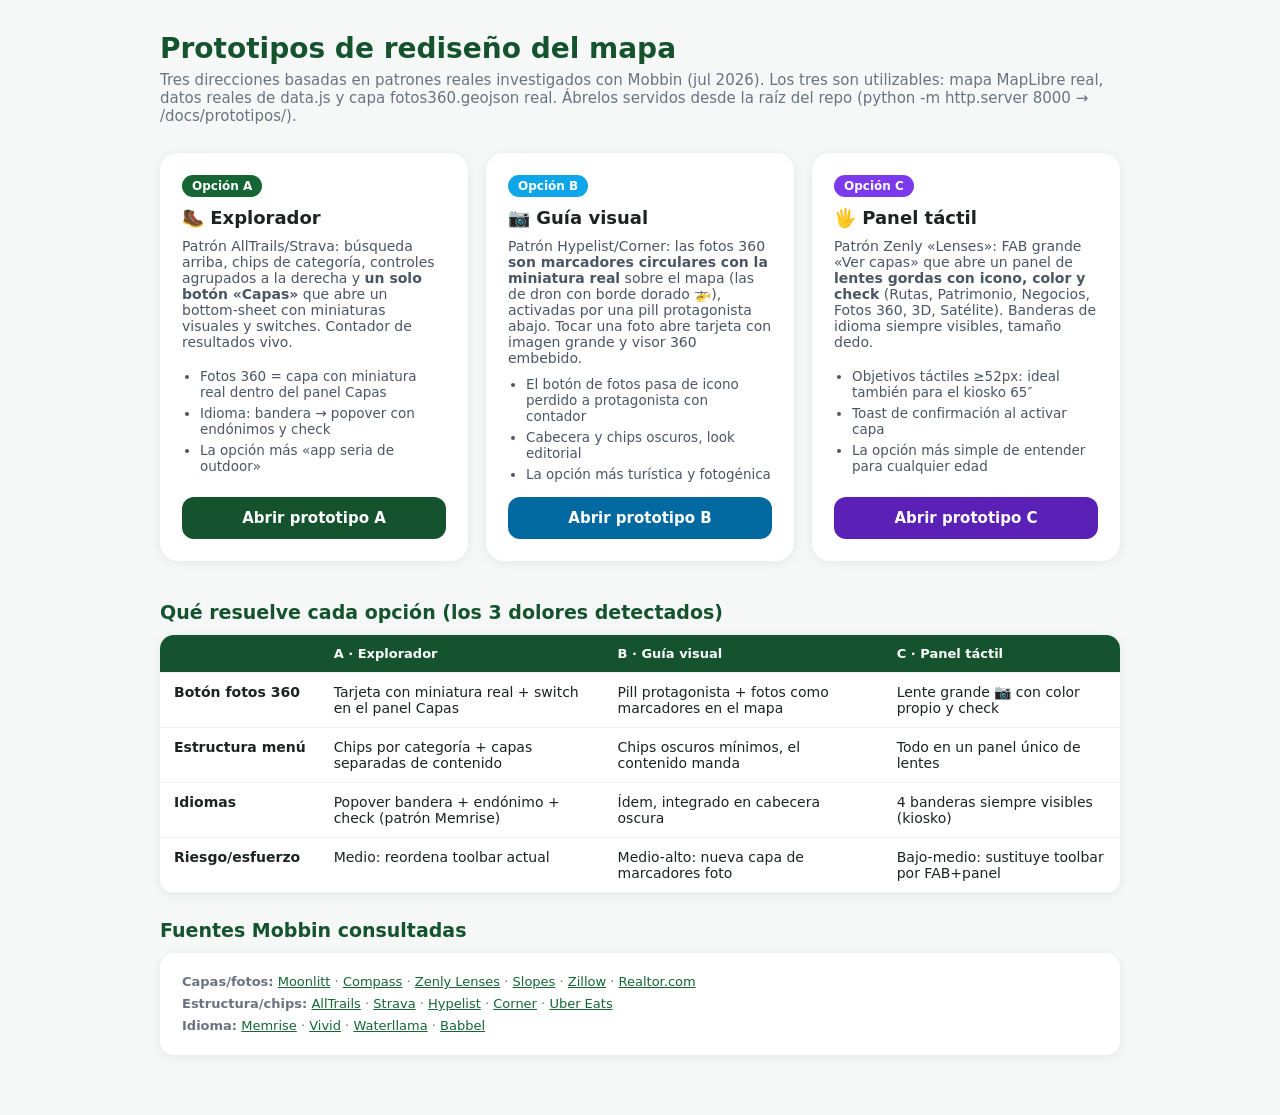
<file: docs/prototipos/index.html>
<!DOCTYPE html>
<html lang="es">
<head>
<meta charset="UTF-8">
<meta name="viewport" content="width=device-width, initial-scale=1.0">
<title>Prototipos de rediseño — Descubre Bareyo</title>
<style>
*{margin:0;padding:0;box-sizing:border-box;font-family:system-ui,-apple-system,'Segoe UI',sans-serif}
body{background:#f6f8f7;color:#1c2321;padding:32px 20px 60px}
.wrap{max-width:960px;margin:0 auto}
h1{font-size:28px;color:#14532d;margin-bottom:6px}
.sub{color:#6b7280;margin-bottom:28px;font-size:15px}
.grid{display:grid;grid-template-columns:repeat(auto-fit,minmax(280px,1fr));gap:18px;margin-bottom:40px}
.card{background:#fff;border-radius:18px;padding:22px;box-shadow:0 2px 12px rgba(0,0,0,.07);display:flex;flex-direction:column;gap:10px}
.card .tag{align-self:flex-start;font-size:12px;font-weight:700;padding:4px 10px;border-radius:999px;color:#fff}
.card h2{font-size:18px}
.card p{font-size:14px;color:#4b5563;flex:1}
.card ul{font-size:13.5px;color:#4b5563;padding-left:18px;flex:1}
.card li{margin-bottom:5px}
.card a.go{display:block;text-align:center;background:#14532d;color:#fff;text-decoration:none;font-weight:700;border-radius:12px;padding:12px;font-size:15px}
h3{font-size:19px;margin:26px 0 12px;color:#14532d}
table{width:100%;border-collapse:collapse;background:#fff;border-radius:14px;overflow:hidden;box-shadow:0 2px 12px rgba(0,0,0,.07);font-size:14px}
th,td{padding:11px 14px;text-align:left;border-bottom:1px solid #f0f2f1;vertical-align:top}
th{background:#14532d;color:#fff;font-size:13px}
td:first-child{font-weight:600;white-space:nowrap}
.src{font-size:13px;color:#6b7280;line-height:1.7;background:#fff;border-radius:14px;padding:18px 22px;box-shadow:0 2px 12px rgba(0,0,0,.07)}
.src a{color:#166534}
</style>
</head>
<body>
<div class="wrap">
<h1>Prototipos de rediseño del mapa</h1>
<p class="sub">Tres direcciones basadas en patrones reales investigados con Mobbin (jul 2026). Los tres son utilizables: mapa MapLibre real, datos reales de <code>data.js</code> y capa <code>fotos360.geojson</code> real. Ábrelos servidos desde la raíz del repo (<code>python -m http.server 8000</code> → <code>/docs/prototipos/</code>).</p>

<div class="grid">
  <div class="card"><span class="tag" style="background:#166534">Opción A</span>
    <h2>🥾 Explorador</h2>
    <p>Patrón AllTrails/Strava: búsqueda arriba, chips de categoría, controles agrupados a la derecha y <b>un solo botón «Capas»</b> que abre un bottom-sheet con miniaturas visuales y switches. Contador de resultados vivo.</p>
    <ul><li>Fotos 360 = capa con miniatura real dentro del panel Capas</li><li>Idioma: bandera → popover con endónimos y check</li><li>La opción más «app seria de outdoor»</li></ul>
    <a class="go" href="opcion-a.html">Abrir prototipo A</a>
  </div>
  <div class="card"><span class="tag" style="background:#0ea5e9">Opción B</span>
    <h2>📷 Guía visual</h2>
    <p>Patrón Hypelist/Corner: las fotos 360 <b>son marcadores circulares con la miniatura real</b> sobre el mapa (las de dron con borde dorado 🚁), activadas por una pill protagonista abajo. Tocar una foto abre tarjeta con imagen grande y visor 360 embebido.</p>
    <ul><li>El botón de fotos pasa de icono perdido a protagonista con contador</li><li>Cabecera y chips oscuros, look editorial</li><li>La opción más turística y fotogénica</li></ul>
    <a class="go" href="opcion-b.html" style="background:#0369a1">Abrir prototipo B</a>
  </div>
  <div class="card"><span class="tag" style="background:#7c3aed">Opción C</span>
    <h2>🖐️ Panel táctil</h2>
    <p>Patrón Zenly «Lenses»: FAB grande «Ver capas» que abre un panel de <b>lentes gordas con icono, color y check</b> (Rutas, Patrimonio, Negocios, Fotos 360, 3D, Satélite). Banderas de idioma siempre visibles, tamaño dedo.</p>
    <ul><li>Objetivos táctiles ≥52px: ideal también para el kiosko 65″</li><li>Toast de confirmación al activar capa</li><li>La opción más simple de entender para cualquier edad</li></ul>
    <a class="go" href="opcion-c.html" style="background:#5b21b6">Abrir prototipo C</a>
  </div>
</div>

<h3>Qué resuelve cada opción (los 3 dolores detectados)</h3>
<table>
<tr><th></th><th>A · Explorador</th><th>B · Guía visual</th><th>C · Panel táctil</th></tr>
<tr><td>Botón fotos 360</td><td>Tarjeta con miniatura real + switch en el panel Capas</td><td>Pill protagonista + fotos como marcadores en el mapa</td><td>Lente grande 📷 con color propio y check</td></tr>
<tr><td>Estructura menú</td><td>Chips por categoría + capas separadas de contenido</td><td>Chips oscuros mínimos, el contenido manda</td><td>Todo en un panel único de lentes</td></tr>
<tr><td>Idiomas</td><td>Popover bandera + endónimo + check (patrón Memrise)</td><td>Ídem, integrado en cabecera oscura</td><td>4 banderas siempre visibles (kiosko)</td></tr>
<tr><td>Riesgo/esfuerzo</td><td>Medio: reordena toolbar actual</td><td>Medio-alto: nueva capa de marcadores foto</td><td>Bajo-medio: sustituye toolbar por FAB+panel</td></tr>
</table>

<h3>Fuentes Mobbin consultadas</h3>
<p class="src">
<b>Capas/fotos:</b> <a href="https://mobbin.com/screens/205455f0-fd35-4a75-8a5b-daf8b7142565">Moonlitt</a> · <a href="https://mobbin.com/screens/250be5af-2acb-4cb3-9366-76350eb57edf">Compass</a> · <a href="https://mobbin.com/screens/f161890a-9e7c-4c7d-86a0-4ed6f78c13dd">Zenly Lenses</a> · <a href="https://mobbin.com/screens/a09b05df-5d5e-4290-ab21-a5b5ff165fbb">Slopes</a> · <a href="https://mobbin.com/screens/3ba5a7f3-78ee-4bca-83db-06af478d08d7">Zillow</a> · <a href="https://mobbin.com/screens/056f687e-8be8-404e-837b-39c20c9f4da3">Realtor.com</a><br>
<b>Estructura/chips:</b> <a href="https://mobbin.com/screens/e5bf2770-757e-43ce-ac30-bca96dc25649">AllTrails</a> · <a href="https://mobbin.com/screens/2beaf9fe-79fd-47d7-af98-18b94aee1930">Strava</a> · <a href="https://mobbin.com/screens/299f4019-4422-41dd-800c-7eb0bfbb7591">Hypelist</a> · <a href="https://mobbin.com/screens/95b73d8f-1105-4cd8-a21a-c6dc9d20817a">Corner</a> · <a href="https://mobbin.com/screens/81b567ce-d28d-4c73-ad7d-4c4a8919c164">Uber Eats</a><br>
<b>Idioma:</b> <a href="https://mobbin.com/screens/dab49ad5-0447-4d65-a7a4-dd883fc1c90e">Memrise</a> · <a href="https://mobbin.com/screens/8d44e1ab-19ff-439e-aad3-c7ebed982e06">Vivid</a> · <a href="https://mobbin.com/screens/51741a3b-f20d-444a-9b62-c4f66eb1f75b">Waterllama</a> · <a href="https://mobbin.com/screens/e3d2274e-edcd-4e06-8c3e-42e920a0f7c9">Babbel</a>
</p>
</div>
</body>
</html>
</file>
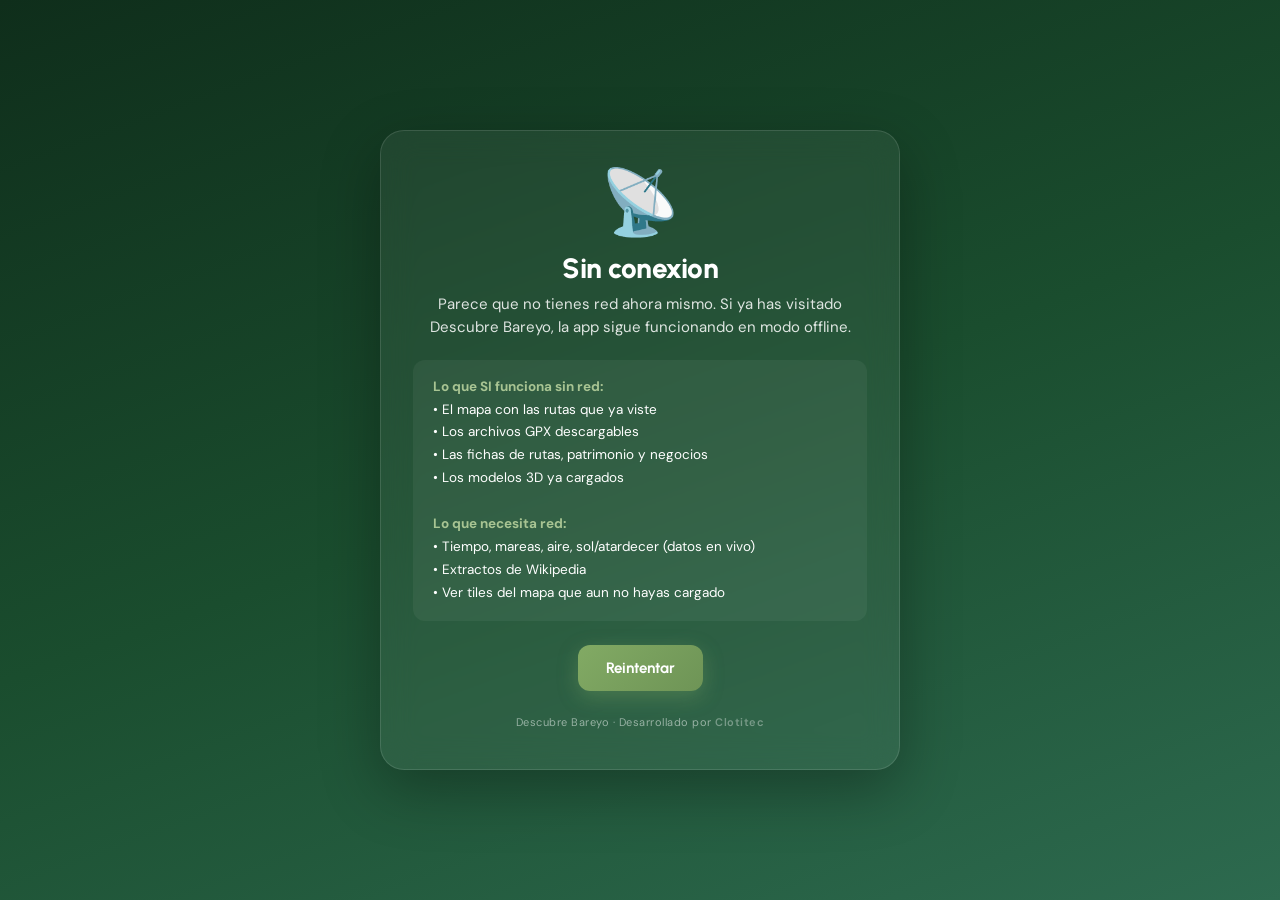
<file: offline.html>
<!DOCTYPE html>
<html lang="es">
<head>
    <meta charset="UTF-8">
    <meta name="viewport" content="width=device-width, initial-scale=1.0">
    <meta name="theme-color" content="#1A4D2E">
    <title>Sin conexion · Descubre Bareyo</title>
    <link rel="icon" type="image/png" sizes="192x192" href="assets/logo.png">
    <link rel="apple-touch-icon" sizes="192x192" href="assets/logo.png">
    <link href="https://fonts.googleapis.com/css2?family=Urbanist:wght@600;700;800&family=DM+Sans:wght@400;500;700&display=swap" rel="stylesheet">
    <style>
        :root {
            --bareyo: #1A4D2E;
            --bareyo-light: #2D6A4F;
            --accent: #82AA64;
        }
        * { box-sizing: border-box; margin: 0; padding: 0; }
        body {
            min-height: 100vh;
            display: flex;
            align-items: center;
            justify-content: center;
            padding: 24px;
            background: linear-gradient(160deg, #0F2E1B 0%, #1A4D2E 50%, #2D6A4F 100%);
            color: white;
            font-family: 'DM Sans', system-ui, -apple-system, sans-serif;
            text-align: center;
        }
        .card {
            max-width: 520px;
            width: 100%;
            background: rgba(255, 255, 255, 0.06);
            backdrop-filter: blur(16px);
            border: 1px solid rgba(255, 255, 255, 0.12);
            border-radius: 24px;
            padding: 40px 32px;
            box-shadow: 0 20px 60px rgba(0, 0, 0, 0.3);
        }
        .icon {
            font-size: 64px;
            line-height: 1;
            margin-bottom: 16px;
            animation: float 3s ease-in-out infinite;
        }
        @keyframes float {
            0%, 100% { transform: translateY(0); }
            50%      { transform: translateY(-8px); }
        }
        h1 {
            font-family: 'Urbanist', system-ui, sans-serif;
            font-weight: 800;
            font-size: 28px;
            margin-bottom: 8px;
            letter-spacing: -0.5px;
        }
        p {
            font-size: 15px;
            line-height: 1.55;
            opacity: 0.85;
            margin-bottom: 20px;
        }
        .features {
            text-align: left;
            background: rgba(255, 255, 255, 0.05);
            border-radius: 12px;
            padding: 16px 20px;
            margin: 16px 0 24px;
            font-size: 13.5px;
            line-height: 1.7;
        }
        .features strong { color: #A8C493; }
        .btn {
            display: inline-block;
            padding: 14px 28px;
            border-radius: 12px;
            background: linear-gradient(135deg, var(--accent), #6E9456);
            color: white;
            font-family: 'Urbanist', system-ui, sans-serif;
            font-weight: 700;
            font-size: 15px;
            text-decoration: none;
            border: none;
            cursor: pointer;
            box-shadow: 0 6px 20px rgba(130, 170, 100, 0.35);
            transition: transform 0.2s ease, box-shadow 0.2s ease;
        }
        .btn:hover {
            transform: translateY(-2px);
            box-shadow: 0 10px 28px rgba(130, 170, 100, 0.45);
        }
        .footer {
            margin-top: 24px;
            font-size: 11px;
            opacity: 0.5;
            letter-spacing: 0.5px;
        }
        .footer a { color: rgba(255, 255, 255, 0.7); text-decoration: none; font-weight: 600; }
    </style>
</head>
<body>
    <div class="card">
        <div class="icon">📡</div>
        <h1>Sin conexion</h1>
        <p>Parece que no tienes red ahora mismo. Si ya has visitado Descubre Bareyo, la app sigue funcionando en modo offline.</p>

        <div class="features">
            <strong>Lo que SI funciona sin red:</strong><br>
            • El mapa con las rutas que ya viste<br>
            • Los archivos GPX descargables<br>
            • Las fichas de rutas, patrimonio y negocios<br>
            • Los modelos 3D ya cargados<br><br>
            <strong>Lo que necesita red:</strong><br>
            • Tiempo, mareas, aire, sol/atardecer (datos en vivo)<br>
            • Extractos de Wikipedia<br>
            • Ver tiles del mapa que aun no hayas cargado
        </div>

        <a class="btn" href="./" onclick="location.reload(); return false;">Reintentar</a>

        <div class="footer">
            Descubre Bareyo · Desarrollado por <a href="https://clotitec.com" target="_blank">Clotitec</a>
        </div>
    </div>

    <script>
        // Auto-retry when network comes back
        window.addEventListener('online', () => location.reload());
    </script>
</body>
</html>
</file>
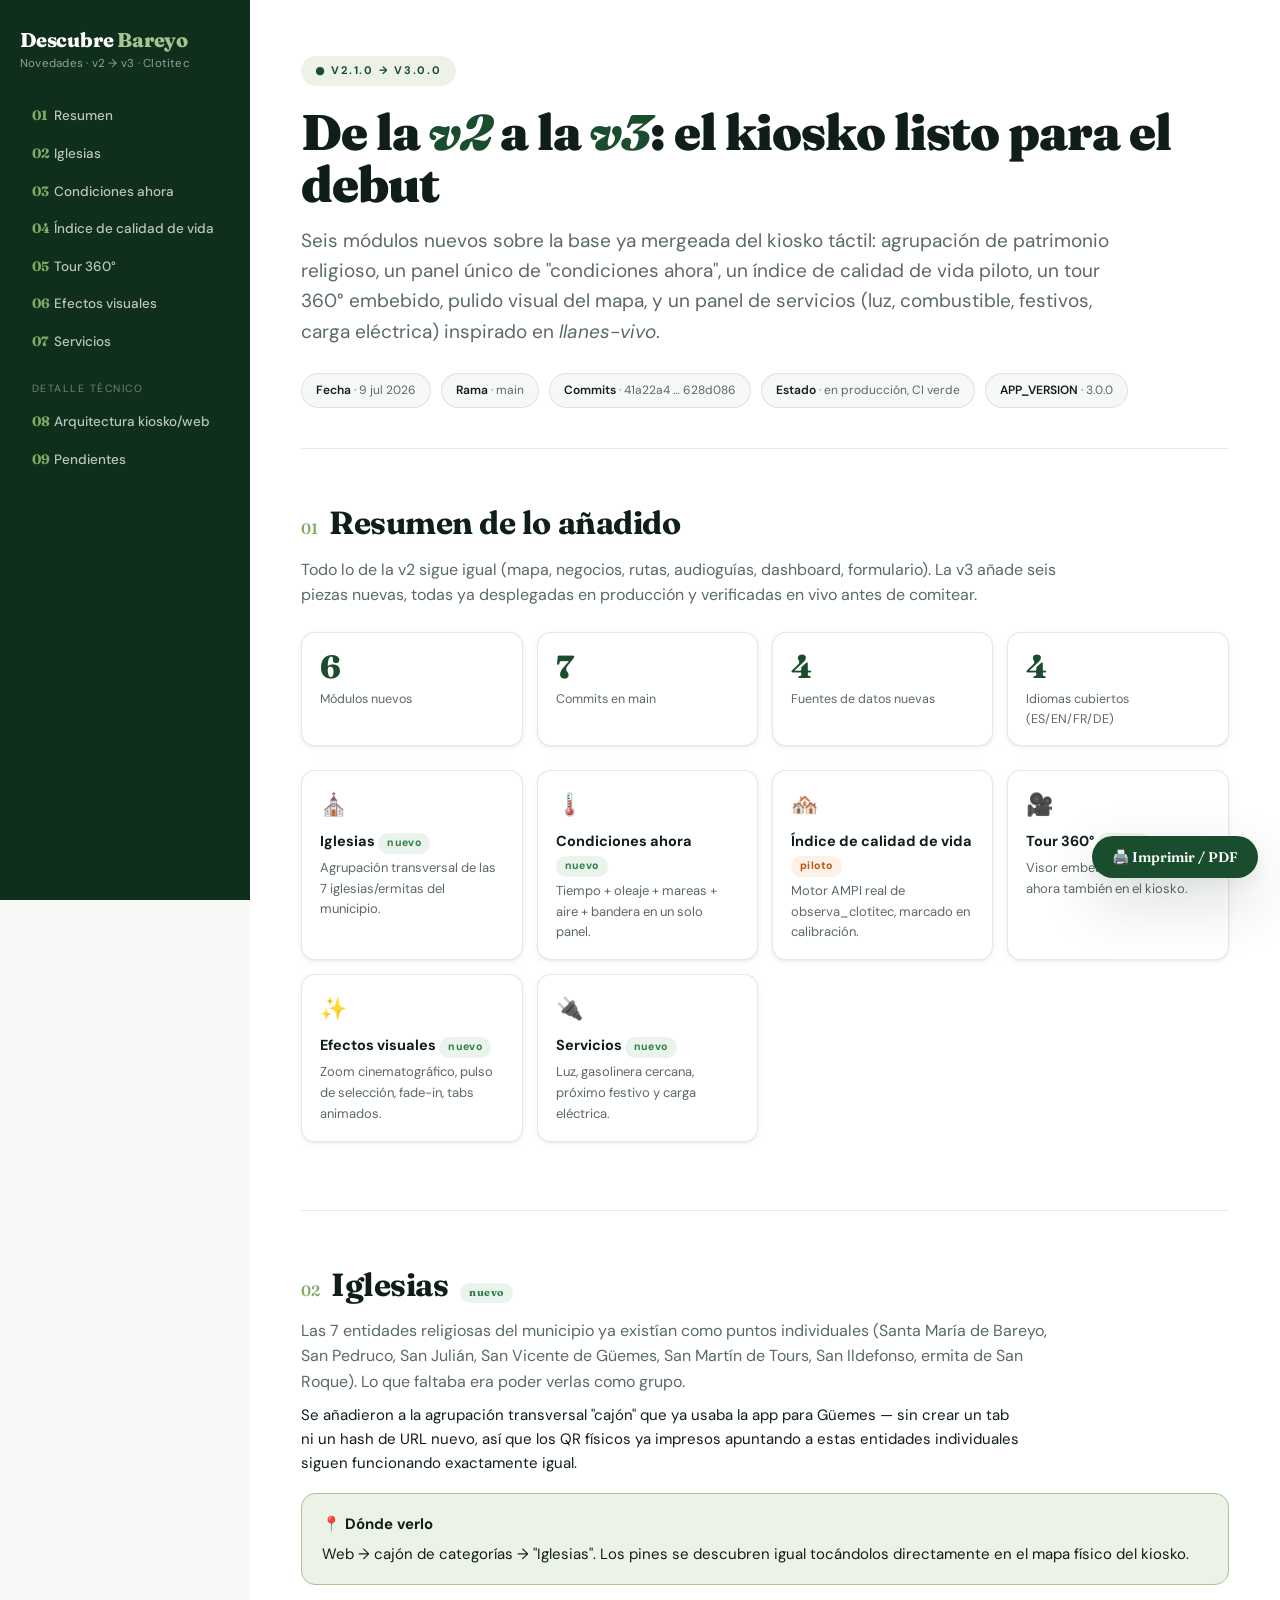
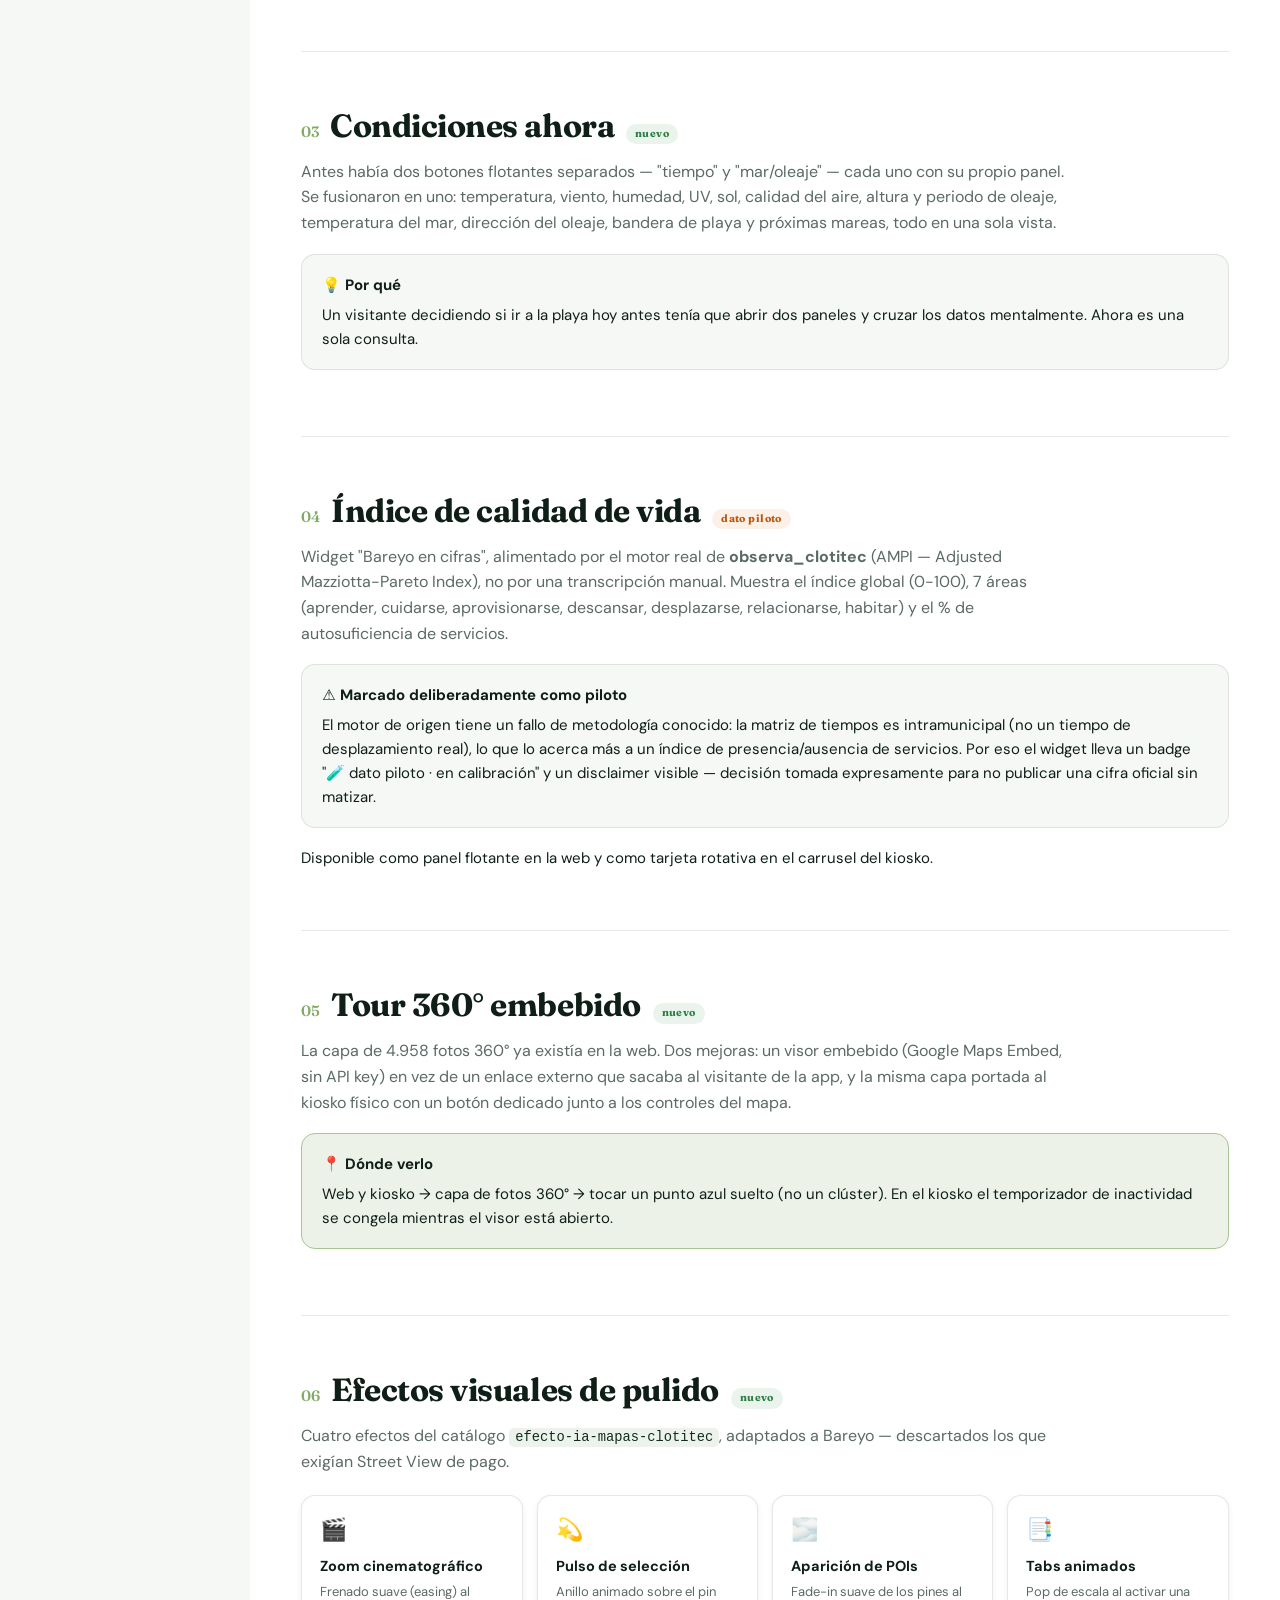
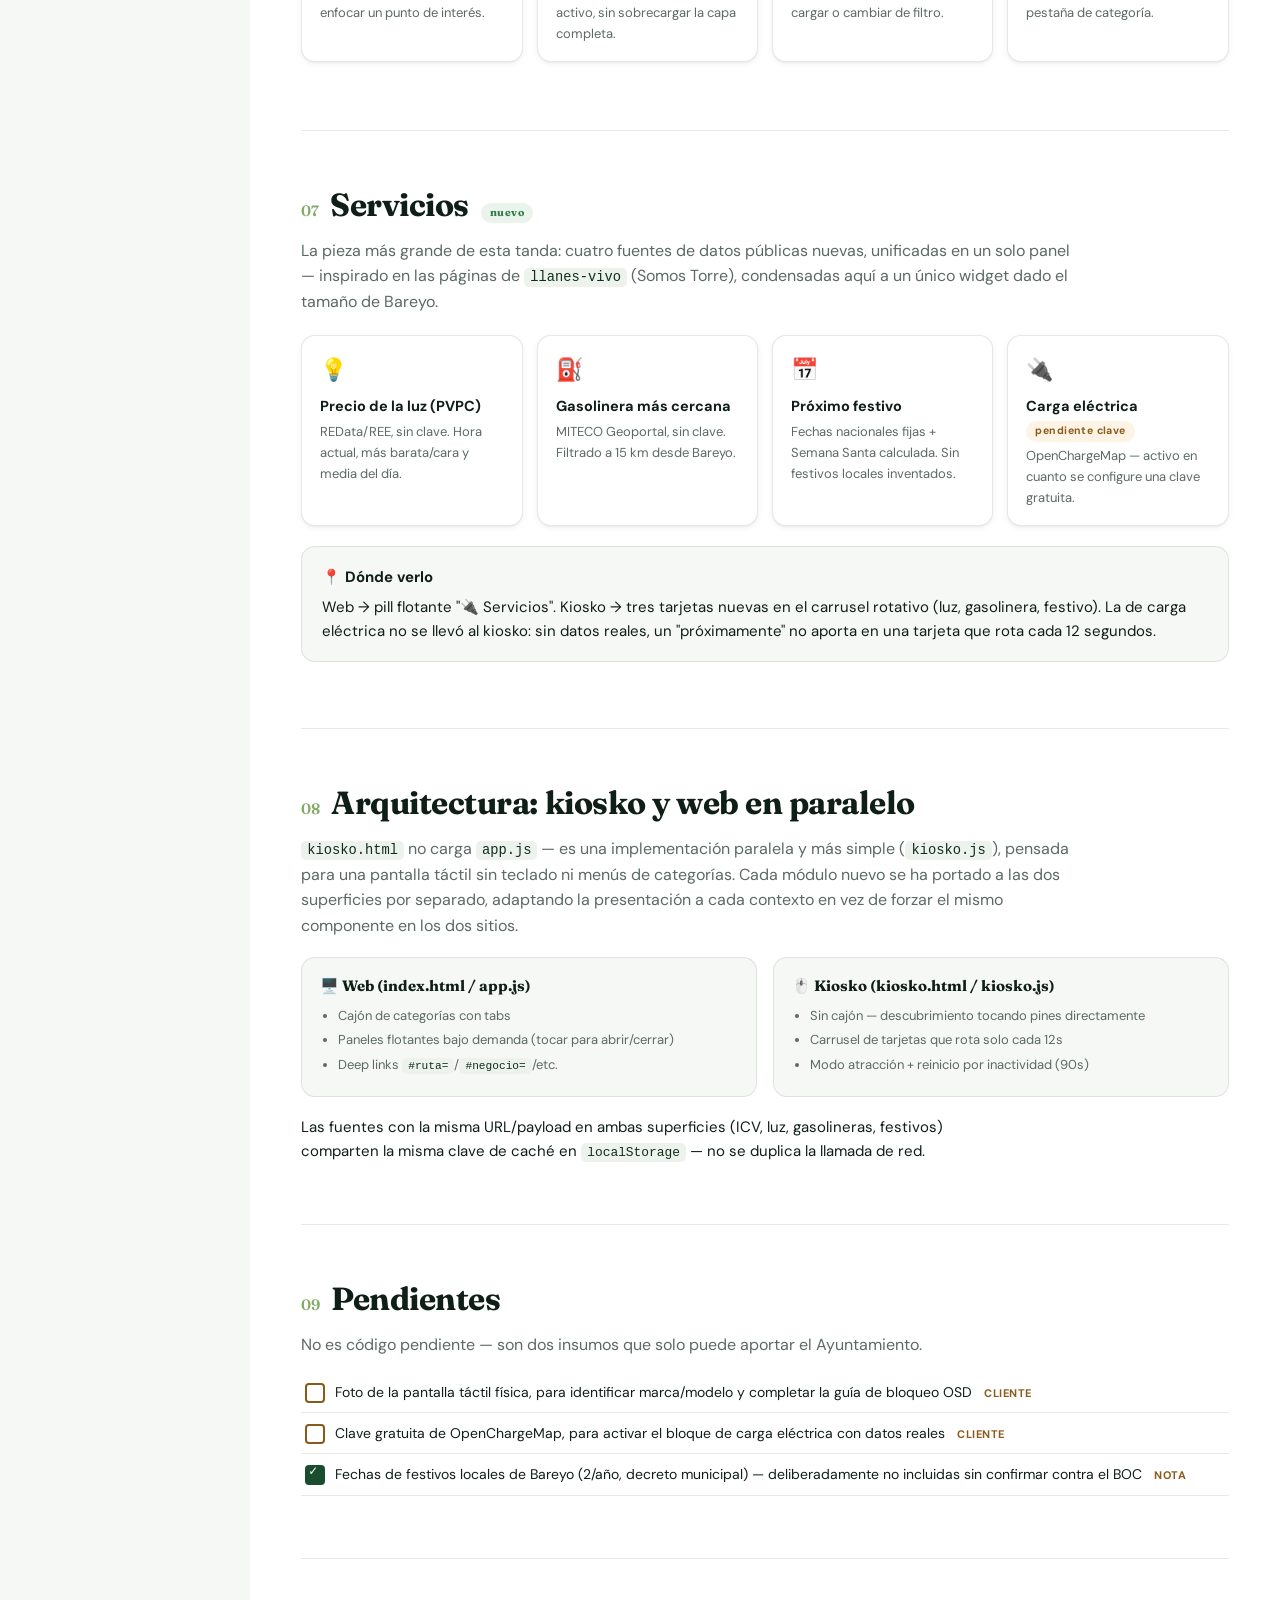
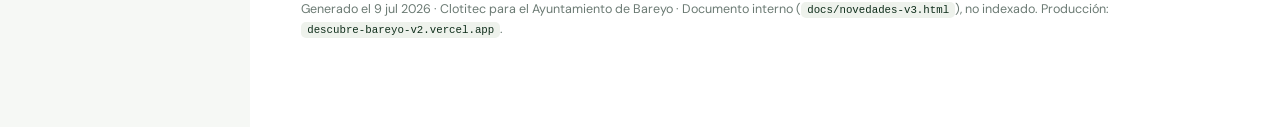
<file: docs/novedades-v3.html>
<!DOCTYPE html>
<html lang="es">
<head>
<meta charset="UTF-8">
<meta name="viewport" content="width=device-width, initial-scale=1.0">
<meta name="robots" content="noindex, nofollow">
<title>Novedades v3 · Descubre Bareyo — De la v2 a la v3</title>
<link rel="preconnect" href="https://fonts.googleapis.com">
<link rel="preconnect" href="https://fonts.gstatic.com" crossorigin>
<link href="https://fonts.googleapis.com/css2?family=Fraunces:opsz,wght@9..144,400;9..144,500;9..144,600;9..144,700;9..144,800;9..144,900&family=DM+Sans:wght@400;500;600;700&display=swap" rel="stylesheet">
<style>
:root{
  --bareyo:#1A4D2E; --bareyo-dark:#0F2E1B; --bareyo-light:#2D6A4F;
  --accent:#82AA64; --glow:#A8C493; --pale:#ECF2E8;
  --award:#C9962B;
  --surface:#ffffff; --surface-muted:#f6f8f5; --surface-sunk:#eef2ec;
  --text:#0f1f17; --text-muted:#5b6a64; --text-faint:#6b7a73;
  --border:rgba(15,46,27,.10); --border-strong:rgba(15,46,27,.18);
  --new:#2E7D46; --new-bg:#eaf4ec; --pilot:#b8560f; --pilot-bg:#fdf1e7; --pending:#8a5a1a; --pending-bg:#fef4e6;
  --shadow-sm:0 1px 2px rgba(15,46,27,.05),0 2px 6px rgba(15,46,27,.06);
  --shadow-md:0 2px 4px rgba(15,46,27,.04),0 10px 26px rgba(15,46,27,.10);
  --shadow-lg:0 8px 16px rgba(15,46,27,.06),0 24px 60px rgba(15,46,27,.16);
  --r-sm:10px; --r-md:14px; --r-lg:20px; --r-xl:28px;
  --font-display:'Fraunces',Georgia,serif;
  --font-body:'DM Sans',system-ui,sans-serif;
}
*{box-sizing:border-box;margin:0;padding:0}
html{scroll-behavior:smooth}
body{font-family:var(--font-body);color:var(--text);background:var(--surface-muted);line-height:1.6;font-size:15px}
.layout{display:grid;grid-template-columns:250px 1fr;max-width:1320px;margin:0 auto;min-height:100vh}

.nav{position:sticky;top:0;align-self:start;height:100vh;overflow-y:auto;padding:28px 20px;background:var(--bareyo-dark);color:#fff}
.nav .brand{font-family:var(--font-display);font-weight:800;font-size:20px;line-height:1.15;letter-spacing:-.01em;margin-bottom:4px}
.nav .brand span{color:var(--glow)}
.nav .sub{font-size:11.5px;color:rgba(255,255,255,.55);margin-bottom:24px;letter-spacing:.02em}
.nav a{display:block;color:rgba(255,255,255,.72);text-decoration:none;padding:8px 12px;border-radius:9px;font-size:13.5px;font-weight:500;transition:.16s}
.nav a:hover{background:rgba(255,255,255,.08);color:#fff}
.nav a .n{display:inline-block;width:22px;color:var(--accent);font-weight:700;font-family:var(--font-display)}
.nav .navgroup{font-size:10.5px;text-transform:uppercase;letter-spacing:.14em;color:rgba(255,255,255,.4);margin:20px 0 6px 12px}

.content{padding:0 clamp(20px,4vw,56px) 80px;background:var(--surface);min-width:0}
header.hero{padding:56px 0 40px;border-bottom:1px solid var(--border)}
.eyebrow{display:inline-flex;align-items:center;gap:8px;font-size:11px;font-weight:700;letter-spacing:.16em;text-transform:uppercase;color:var(--bareyo);background:var(--pale);padding:6px 14px;border-radius:999px;margin-bottom:20px}
h1{font-family:var(--font-display);font-weight:900;font-size:clamp(30px,5vw,50px);line-height:1.04;letter-spacing:-.02em;margin-bottom:16px}
h1 em{font-style:italic;color:var(--bareyo)}
.lede{font-size:clamp(16px,2vw,19px);color:var(--text-muted);max-width:64ch;font-weight:400}
.meta-row{display:flex;flex-wrap:wrap;gap:10px;margin-top:26px}
.meta-chip{font-size:12px;background:var(--surface-muted);border:1px solid var(--border);border-radius:999px;padding:7px 14px;color:var(--text-muted)}
.meta-chip b{color:var(--text);font-weight:600}

section{padding:48px 0;border-bottom:1px solid var(--border);scroll-margin-top:20px}
h2{font-family:var(--font-display);font-weight:700;font-size:clamp(23px,3vw,32px);letter-spacing:-.015em;margin-bottom:8px;display:flex;align-items:baseline;gap:12px}
h2 .h2n{font-size:15px;color:var(--accent);font-weight:600}
h3{font-family:var(--font-display);font-weight:600;font-size:19px;margin:24px 0 10px;letter-spacing:-.01em}
p{margin-bottom:12px;max-width:72ch}
.section-lede{color:var(--text-muted);font-size:16px;max-width:70ch;margin-bottom:8px}
code{font-family:'DM Mono',ui-monospace,'Cascadia Code',Consolas,monospace;font-size:.86em;background:var(--surface-sunk);padding:2px 6px;border-radius:5px;color:var(--bareyo-dark);white-space:nowrap}
strong{font-weight:700}

.gauge-grid{display:grid;grid-template-columns:repeat(auto-fit,minmax(150px,1fr));gap:14px;margin:24px 0}
.gauge{background:var(--surface);border:1px solid var(--border);border-radius:var(--r-md);padding:18px 18px 16px;box-shadow:var(--shadow-sm)}
.gauge .num{font-family:var(--font-display);font-weight:800;font-size:32px;line-height:1;letter-spacing:-.02em;color:var(--bareyo)}
.gauge .lbl{font-size:12.5px;color:var(--text-muted);margin-top:6px}

.pill{display:inline-block;font-size:10.5px;font-weight:700;padding:2px 9px;border-radius:999px;letter-spacing:.04em}
.pill.new{background:var(--new-bg);color:var(--new)}
.pill.pilot{background:var(--pilot-bg);color:var(--pilot)}
.pill.pending{background:var(--pending-bg);color:var(--pending)}

.callout{background:var(--surface-muted);border:1px solid var(--border);border-radius:var(--r-md);padding:18px 20px;margin:18px 0}
.callout.accent{background:var(--pale);border-color:var(--glow)}
.callout .ct{font-weight:700;margin-bottom:6px;display:flex;gap:8px;align-items:center}

.feature-grid{display:grid;grid-template-columns:repeat(auto-fit,minmax(220px,1fr));gap:14px;margin:20px 0}
.feature{border:1px solid var(--border);border-radius:var(--r-md);padding:16px 18px;background:var(--surface);box-shadow:var(--shadow-sm)}
.feature .ic{font-size:22px;margin-bottom:8px}
.feature .ft{font-weight:700;font-size:14.5px;margin-bottom:4px}
.feature .fd{font-size:13px;color:var(--text-muted)}

.phase{position:relative;padding:14px 18px 14px 44px;margin:10px 0;background:var(--surface);border:1px solid var(--border);border-radius:var(--r-md);box-shadow:var(--shadow-sm)}
.phase::before{content:attr(data-n);position:absolute;left:14px;top:14px;width:20px;height:20px;border-radius:50%;background:var(--bareyo);color:#fff;font-weight:700;font-size:11px;display:flex;align-items:center;justify-content:center;font-family:var(--font-display)}
.phase h4{margin:0 0 4px;font-size:14.5px;font-family:var(--font-display);font-weight:600}
.phase .commit{font-family:ui-monospace,monospace;font-size:11px;color:var(--text-faint)}
.phase p{margin:6px 0 0;font-size:13.5px;color:var(--text-muted)}

.checklist{list-style:none;margin:14px 0}
.checklist li{padding:9px 0 9px 34px;position:relative;border-bottom:1px solid var(--border);font-size:14px}
.checklist li::before{content:'';position:absolute;left:4px;top:11px;width:16px;height:16px;border:2px solid var(--border-strong);border-radius:4px}
.checklist li.done::before{background:var(--bareyo);border-color:var(--bareyo)}
.checklist li.done::after{content:'✓';position:absolute;left:7px;top:8px;color:#fff;font-size:12px;font-weight:700}
.checklist li.wait::before{border-color:var(--pending)}
.checklist li .who{font-size:11px;color:var(--pending);font-weight:700;margin-left:8px;text-transform:uppercase;letter-spacing:.05em}

.arch-diagram{display:grid;grid-template-columns:1fr 1fr;gap:16px;margin:18px 0}
.arch-col{border:1px solid var(--border);border-radius:var(--r-md);padding:16px 18px;background:var(--surface-muted)}
.arch-col h4{font-family:var(--font-display);font-weight:700;font-size:15px;margin-bottom:8px}
.arch-col ul{margin-left:18px;font-size:13px;color:var(--text-muted)}
.arch-col li{margin:4px 0}
@media(max-width:720px){.arch-diagram{grid-template-columns:1fr}}

footer.doc{padding:40px 0 10px;color:var(--text-faint);font-size:12.5px}
.printbtn{position:fixed;bottom:22px;right:22px;background:var(--bareyo);color:#fff;border:none;border-radius:999px;padding:12px 20px;font-family:var(--font-display);font-weight:600;font-size:14px;cursor:pointer;box-shadow:var(--shadow-lg);z-index:50}

@media(max-width:900px){.layout{grid-template-columns:1fr}.nav{position:static;height:auto;display:flex;flex-wrap:wrap;gap:4px}.nav .navgroup{width:100%}}
@media print{.nav,.printbtn{display:none}.layout{grid-template-columns:1fr}section{border:none;padding:20px 0}}
</style>
</head>
<body>
<div class="layout">

<nav class="nav">
  <div class="brand">Descubre <span>Bareyo</span></div>
  <div class="sub">Novedades · v2 → v3 · Clotitec</div>
  <a href="#resumen"><span class="n">01</span>Resumen</a>
  <a href="#iglesias"><span class="n">02</span>Iglesias</a>
  <a href="#condiciones"><span class="n">03</span>Condiciones ahora</a>
  <a href="#icv"><span class="n">04</span>Índice de calidad de vida</a>
  <a href="#tour360"><span class="n">05</span>Tour 360°</a>
  <a href="#efectos"><span class="n">06</span>Efectos visuales</a>
  <a href="#servicios"><span class="n">07</span>Servicios</a>
  <div class="navgroup">Detalle técnico</div>
  <a href="#arquitectura"><span class="n">08</span>Arquitectura kiosko/web</a>
  <a href="#pendientes"><span class="n">09</span>Pendientes</a>
</nav>

<main class="content">

<header class="hero" id="top">
  <span class="eyebrow">● v2.1.0 → v3.0.0</span>
  <h1>De la <em>v2</em> a la <em>v3</em>: el kiosko listo para el debut</h1>
  <p class="lede">Seis módulos nuevos sobre la base ya mergeada del kiosko táctil: agrupación de patrimonio religioso, un panel único de "condiciones ahora", un índice de calidad de vida piloto, un tour 360° embebido, pulido visual del mapa, y un panel de servicios (luz, combustible, festivos, carga eléctrica) inspirado en <em>llanes-vivo</em>.</p>
  <div class="meta-row">
    <span class="meta-chip"><b>Fecha</b> · 9 jul 2026</span>
    <span class="meta-chip"><b>Rama</b> · main</span>
    <span class="meta-chip"><b>Commits</b> · 41a22a4 … 628d086</span>
    <span class="meta-chip"><b>Estado</b> · en producción, CI verde</span>
    <span class="meta-chip"><b>APP_VERSION</b> · 3.0.0</span>
  </div>
</header>

<!-- 01 RESUMEN -->
<section id="resumen">
  <h2><span class="h2n">01</span>Resumen de lo añadido</h2>
  <p class="section-lede">Todo lo de la v2 sigue igual (mapa, negocios, rutas, audioguías, dashboard, formulario). La v3 añade seis piezas nuevas, todas ya desplegadas en producción y verificadas en vivo antes de comitear.</p>

  <div class="gauge-grid">
    <div class="gauge"><div class="num">6</div><div class="lbl">Módulos nuevos</div></div>
    <div class="gauge"><div class="num">7</div><div class="lbl">Commits en main</div></div>
    <div class="gauge"><div class="num">4</div><div class="lbl">Fuentes de datos nuevas</div></div>
    <div class="gauge"><div class="num">4</div><div class="lbl">Idiomas cubiertos (ES/EN/FR/DE)</div></div>
  </div>

  <div class="feature-grid">
    <div class="feature"><div class="ic">⛪</div><div class="ft">Iglesias <span class="pill new">nuevo</span></div><div class="fd">Agrupación transversal de las 7 iglesias/ermitas del municipio.</div></div>
    <div class="feature"><div class="ic">🌡️</div><div class="ft">Condiciones ahora <span class="pill new">nuevo</span></div><div class="fd">Tiempo + oleaje + mareas + aire + bandera en un solo panel.</div></div>
    <div class="feature"><div class="ic">🏘️</div><div class="ft">Índice de calidad de vida <span class="pill pilot">piloto</span></div><div class="fd">Motor AMPI real de observa_clotitec, marcado en calibración.</div></div>
    <div class="feature"><div class="ic">🎥</div><div class="ft">Tour 360° <span class="pill new">nuevo</span></div><div class="fd">Visor embebido sin API key, ahora también en el kiosko.</div></div>
    <div class="feature"><div class="ic">✨</div><div class="ft">Efectos visuales <span class="pill new">nuevo</span></div><div class="fd">Zoom cinematográfico, pulso de selección, fade-in, tabs animados.</div></div>
    <div class="feature"><div class="ic">🔌</div><div class="ft">Servicios <span class="pill new">nuevo</span></div><div class="fd">Luz, gasolinera cercana, próximo festivo y carga eléctrica.</div></div>
  </div>
</section>

<!-- 02 IGLESIAS -->
<section id="iglesias">
  <h2><span class="h2n">02</span>Iglesias <span class="pill new">nuevo</span></h2>
  <p class="section-lede">Las 7 entidades religiosas del municipio ya existían como puntos individuales (Santa María de Bareyo, San Pedruco, San Julián, San Vicente de Güemes, San Martín de Tours, San Ildefonso, ermita de San Roque). Lo que faltaba era poder verlas como grupo.</p>
  <p>Se añadieron a la agrupación transversal "cajón" que ya usaba la app para Güemes — sin crear un tab ni un hash de URL nuevo, así que los QR físicos ya impresos apuntando a estas entidades individuales siguen funcionando exactamente igual.</p>
  <div class="callout accent">
    <div class="ct">📍 Dónde verlo</div>
    Web → cajón de categorías → "Iglesias". Los pines se descubren igual tocándolos directamente en el mapa físico del kiosko.
  </div>
</section>

<!-- 03 CONDICIONES -->
<section id="condiciones">
  <h2><span class="h2n">03</span>Condiciones ahora <span class="pill new">nuevo</span></h2>
  <p class="section-lede">Antes había dos botones flotantes separados — "tiempo" y "mar/oleaje" — cada uno con su propio panel. Se fusionaron en uno: temperatura, viento, humedad, UV, sol, calidad del aire, altura y periodo de oleaje, temperatura del mar, dirección del oleaje, bandera de playa y próximas mareas, todo en una sola vista.</p>
  <div class="callout">
    <div class="ct">💡 Por qué</div>
    Un visitante decidiendo si ir a la playa hoy antes tenía que abrir dos paneles y cruzar los datos mentalmente. Ahora es una sola consulta.
  </div>
</section>

<!-- 04 ICV -->
<section id="icv">
  <h2><span class="h2n">04</span>Índice de calidad de vida <span class="pill pilot">dato piloto</span></h2>
  <p class="section-lede">Widget "Bareyo en cifras", alimentado por el motor real de <strong>observa_clotitec</strong> (AMPI — Adjusted Mazziotta-Pareto Index), no por una transcripción manual. Muestra el índice global (0-100), 7 áreas (aprender, cuidarse, aprovisionarse, descansar, desplazarse, relacionarse, habitar) y el % de autosuficiencia de servicios.</p>
  <div class="callout">
    <div class="ct">⚠️ Marcado deliberadamente como piloto</div>
    El motor de origen tiene un fallo de metodología conocido: la matriz de tiempos es intramunicipal (no un tiempo de desplazamiento real), lo que lo acerca más a un índice de presencia/ausencia de servicios. Por eso el widget lleva un badge "🧪 dato piloto · en calibración" y un disclaimer visible — decisión tomada expresamente para no publicar una cifra oficial sin matizar.
  </div>
  <p>Disponible como panel flotante en la web y como tarjeta rotativa en el carrusel del kiosko.</p>
</section>

<!-- 05 TOUR360 -->
<section id="tour360">
  <h2><span class="h2n">05</span>Tour 360° embebido <span class="pill new">nuevo</span></h2>
  <p class="section-lede">La capa de 4.958 fotos 360° ya existía en la web. Dos mejoras: un visor embebido (Google Maps Embed, sin API key) en vez de un enlace externo que sacaba al visitante de la app, y la misma capa portada al kiosko físico con un botón dedicado junto a los controles del mapa.</p>
  <div class="callout accent">
    <div class="ct">📍 Dónde verlo</div>
    Web y kiosko → capa de fotos 360° → tocar un punto azul suelto (no un clúster). En el kiosko el temporizador de inactividad se congela mientras el visor está abierto.
  </div>
</section>

<!-- 06 EFECTOS -->
<section id="efectos">
  <h2><span class="h2n">06</span>Efectos visuales de pulido <span class="pill new">nuevo</span></h2>
  <p class="section-lede">Cuatro efectos del catálogo <code>efecto-ia-mapas-clotitec</code>, adaptados a Bareyo — descartados los que exigían Street View de pago.</p>
  <div class="feature-grid">
    <div class="feature"><div class="ic">🎬</div><div class="ft">Zoom cinematográfico</div><div class="fd">Frenado suave (easing) al enfocar un punto de interés.</div></div>
    <div class="feature"><div class="ic">💫</div><div class="ft">Pulso de selección</div><div class="fd">Anillo animado sobre el pin activo, sin sobrecargar la capa completa.</div></div>
    <div class="feature"><div class="ic">🌫️</div><div class="ft">Aparición de POIs</div><div class="fd">Fade-in suave de los pines al cargar o cambiar de filtro.</div></div>
    <div class="feature"><div class="ic">📑</div><div class="ft">Tabs animados</div><div class="fd">Pop de escala al activar una pestaña de categoría.</div></div>
  </div>
</section>

<!-- 07 SERVICIOS -->
<section id="servicios">
  <h2><span class="h2n">07</span>Servicios <span class="pill new">nuevo</span></h2>
  <p class="section-lede">La pieza más grande de esta tanda: cuatro fuentes de datos públicas nuevas, unificadas en un solo panel — inspirado en las páginas de <code>llanes-vivo</code> (Somos Torre), condensadas aquí a un único widget dado el tamaño de Bareyo.</p>
  <div class="feature-grid">
    <div class="feature"><div class="ic">💡</div><div class="ft">Precio de la luz (PVPC)</div><div class="fd">REData/REE, sin clave. Hora actual, más barata/cara y media del día.</div></div>
    <div class="feature"><div class="ic">⛽</div><div class="ft">Gasolinera más cercana</div><div class="fd">MITECO Geoportal, sin clave. Filtrado a 15 km desde Bareyo.</div></div>
    <div class="feature"><div class="ic">📅</div><div class="ft">Próximo festivo</div><div class="fd">Fechas nacionales fijas + Semana Santa calculada. Sin festivos locales inventados.</div></div>
    <div class="feature"><div class="ic">🔌</div><div class="ft">Carga eléctrica <span class="pill pending">pendiente clave</span></div><div class="fd">OpenChargeMap — activo en cuanto se configure una clave gratuita.</div></div>
  </div>
  <div class="callout">
    <div class="ct">📍 Dónde verlo</div>
    Web → pill flotante "🔌 Servicios". Kiosko → tres tarjetas nuevas en el carrusel rotativo (luz, gasolinera, festivo). La de carga eléctrica no se llevó al kiosko: sin datos reales, un "próximamente" no aporta en una tarjeta que rota cada 12 segundos.
  </div>
</section>

<!-- 08 ARQUITECTURA -->
<section id="arquitectura">
  <h2><span class="h2n">08</span>Arquitectura: kiosko y web en paralelo</h2>
  <p class="section-lede"><code>kiosko.html</code> no carga <code>app.js</code> — es una implementación paralela y más simple (<code>kiosko.js</code>), pensada para una pantalla táctil sin teclado ni menús de categorías. Cada módulo nuevo se ha portado a las dos superficies por separado, adaptando la presentación a cada contexto en vez de forzar el mismo componente en los dos sitios.</p>
  <div class="arch-diagram">
    <div class="arch-col">
      <h4>🖥️ Web (index.html / app.js)</h4>
      <ul>
        <li>Cajón de categorías con tabs</li>
        <li>Paneles flotantes bajo demanda (tocar para abrir/cerrar)</li>
        <li>Deep links <code>#ruta=</code>/<code>#negocio=</code>/etc.</li>
      </ul>
    </div>
    <div class="arch-col">
      <h4>🖱️ Kiosko (kiosko.html / kiosko.js)</h4>
      <ul>
        <li>Sin cajón — descubrimiento tocando pines directamente</li>
        <li>Carrusel de tarjetas que rota solo cada 12s</li>
        <li>Modo atracción + reinicio por inactividad (90s)</li>
      </ul>
    </div>
  </div>
  <p>Las fuentes con la misma URL/payload en ambas superficies (ICV, luz, gasolineras, festivos) comparten la misma clave de caché en <code>localStorage</code> — no se duplica la llamada de red.</p>
</section>

<!-- 09 PENDIENTES -->
<section id="pendientes">
  <h2><span class="h2n">09</span>Pendientes</h2>
  <p class="section-lede">No es código pendiente — son dos insumos que solo puede aportar el Ayuntamiento.</p>
  <ul class="checklist">
    <li class="wait">Foto de la pantalla táctil física, para identificar marca/modelo y completar la guía de bloqueo OSD <span class="who">Cliente</span></li>
    <li class="wait">Clave gratuita de OpenChargeMap, para activar el bloque de carga eléctrica con datos reales <span class="who">Cliente</span></li>
    <li class="done">Fechas de festivos locales de Bareyo (2/año, decreto municipal) — deliberadamente no incluidas sin confirmar contra el BOC <span class="who">Nota</span></li>
  </ul>
</section>

<footer class="doc">
  Generado el 9 jul 2026 · Clotitec para el Ayuntamiento de Bareyo · Documento interno (<code>docs/novedades-v3.html</code>), no indexado. Producción: <code>descubre-bareyo-v2.vercel.app</code>.
</footer>

</main>
</div>
<button class="printbtn" onclick="window.print()">🖨️ Imprimir / PDF</button>
</body>
</html>
</file>
